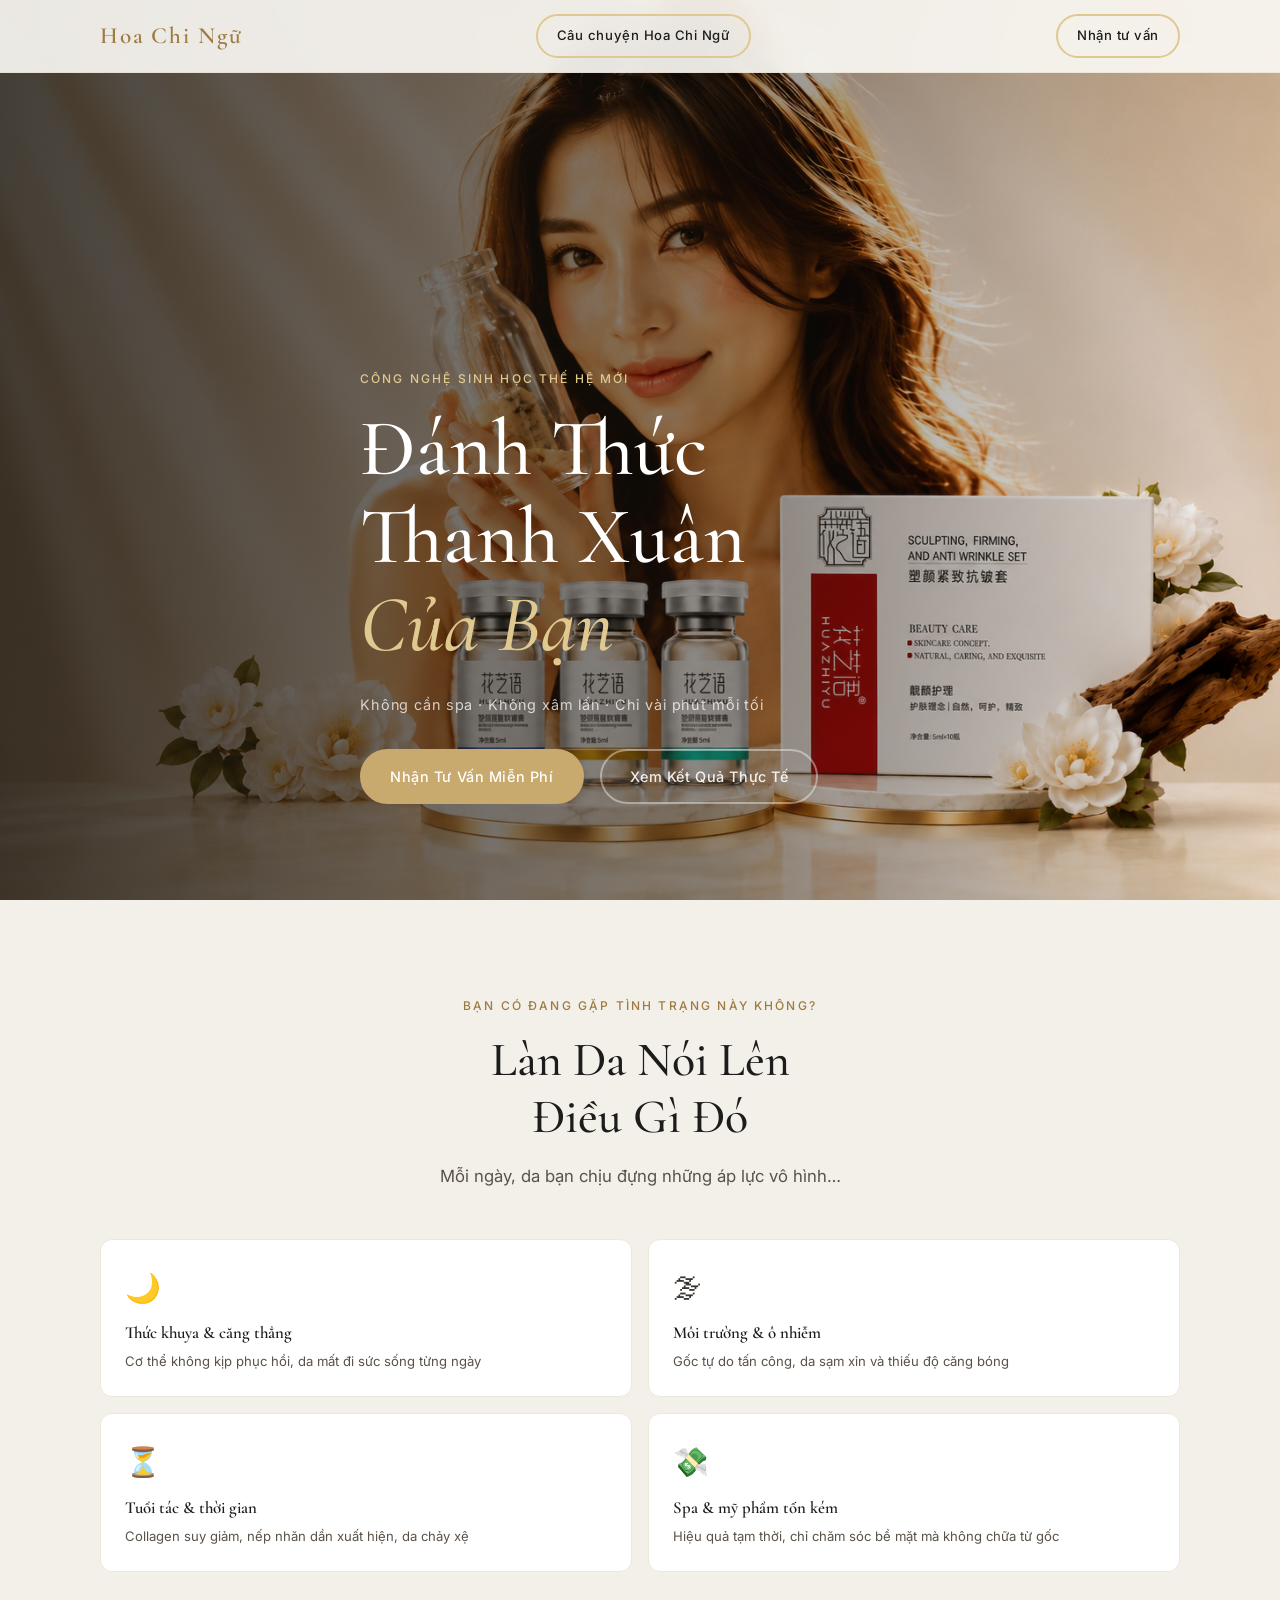
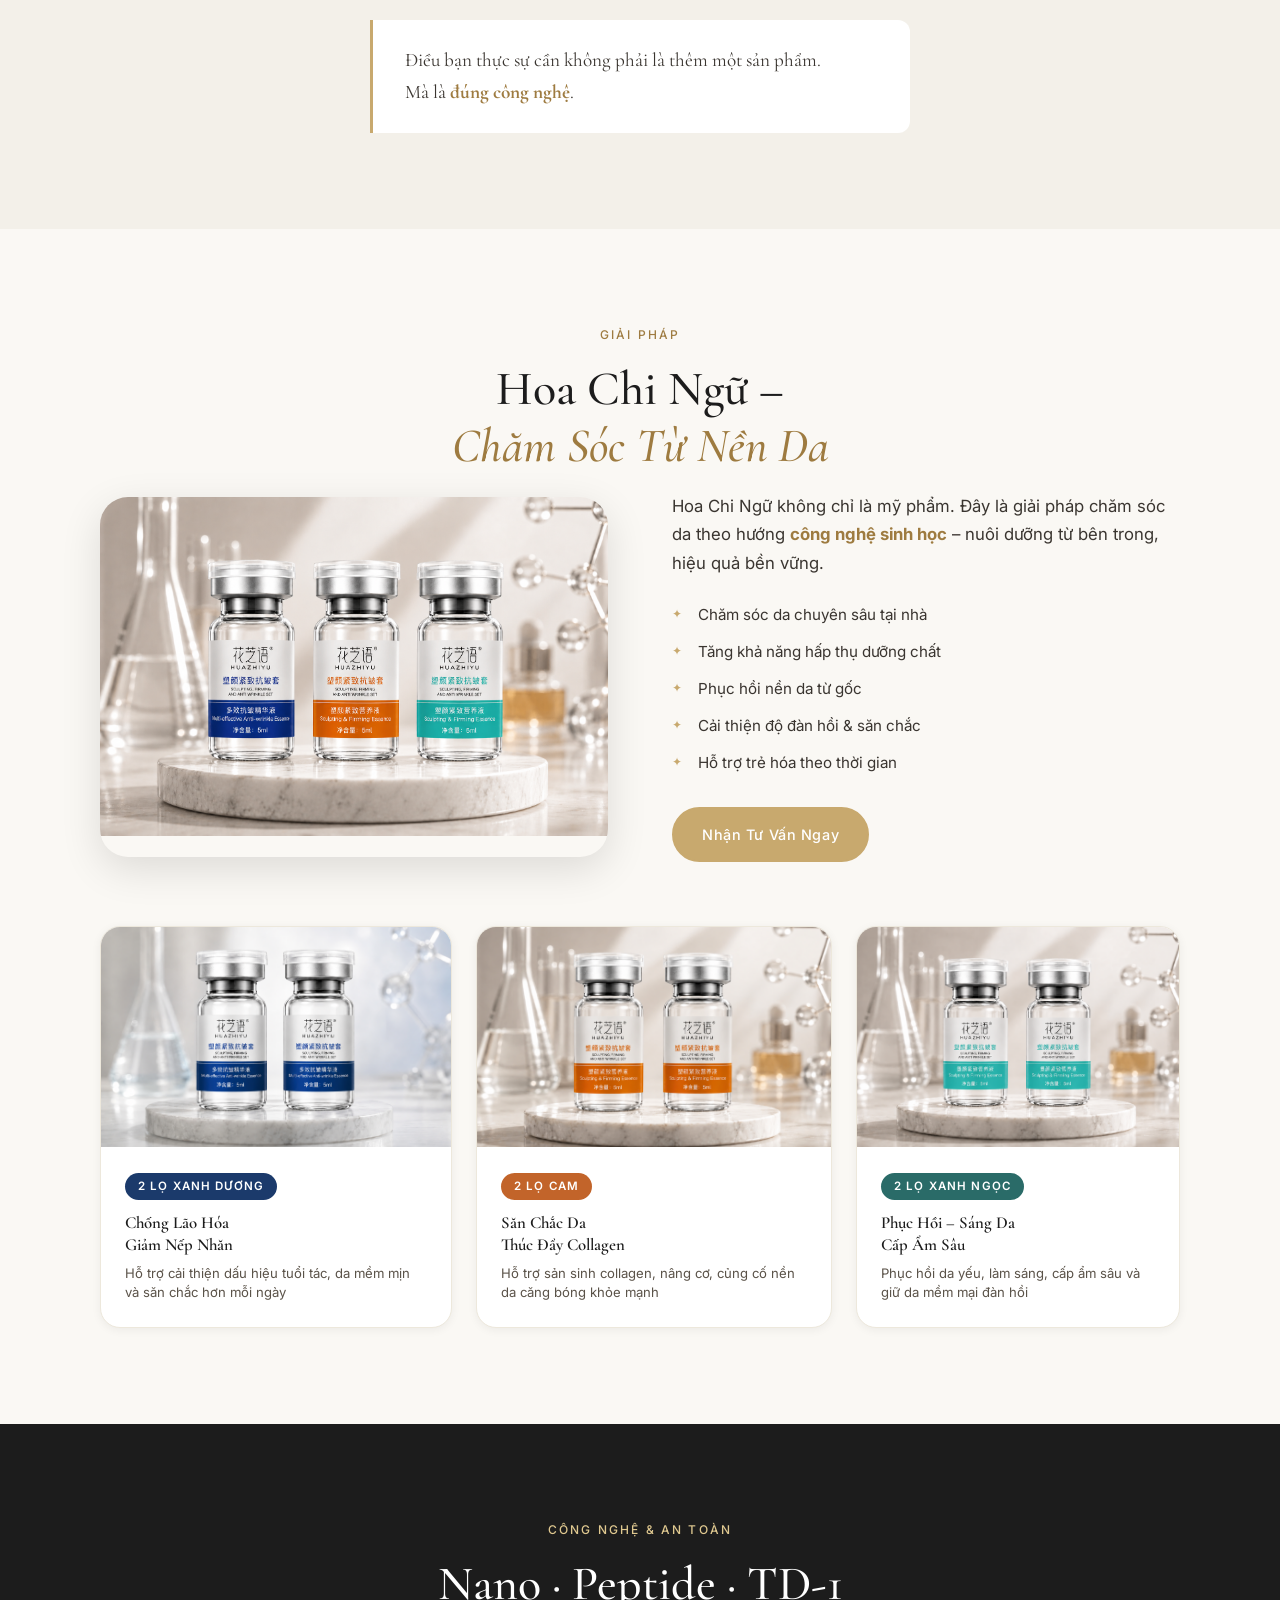
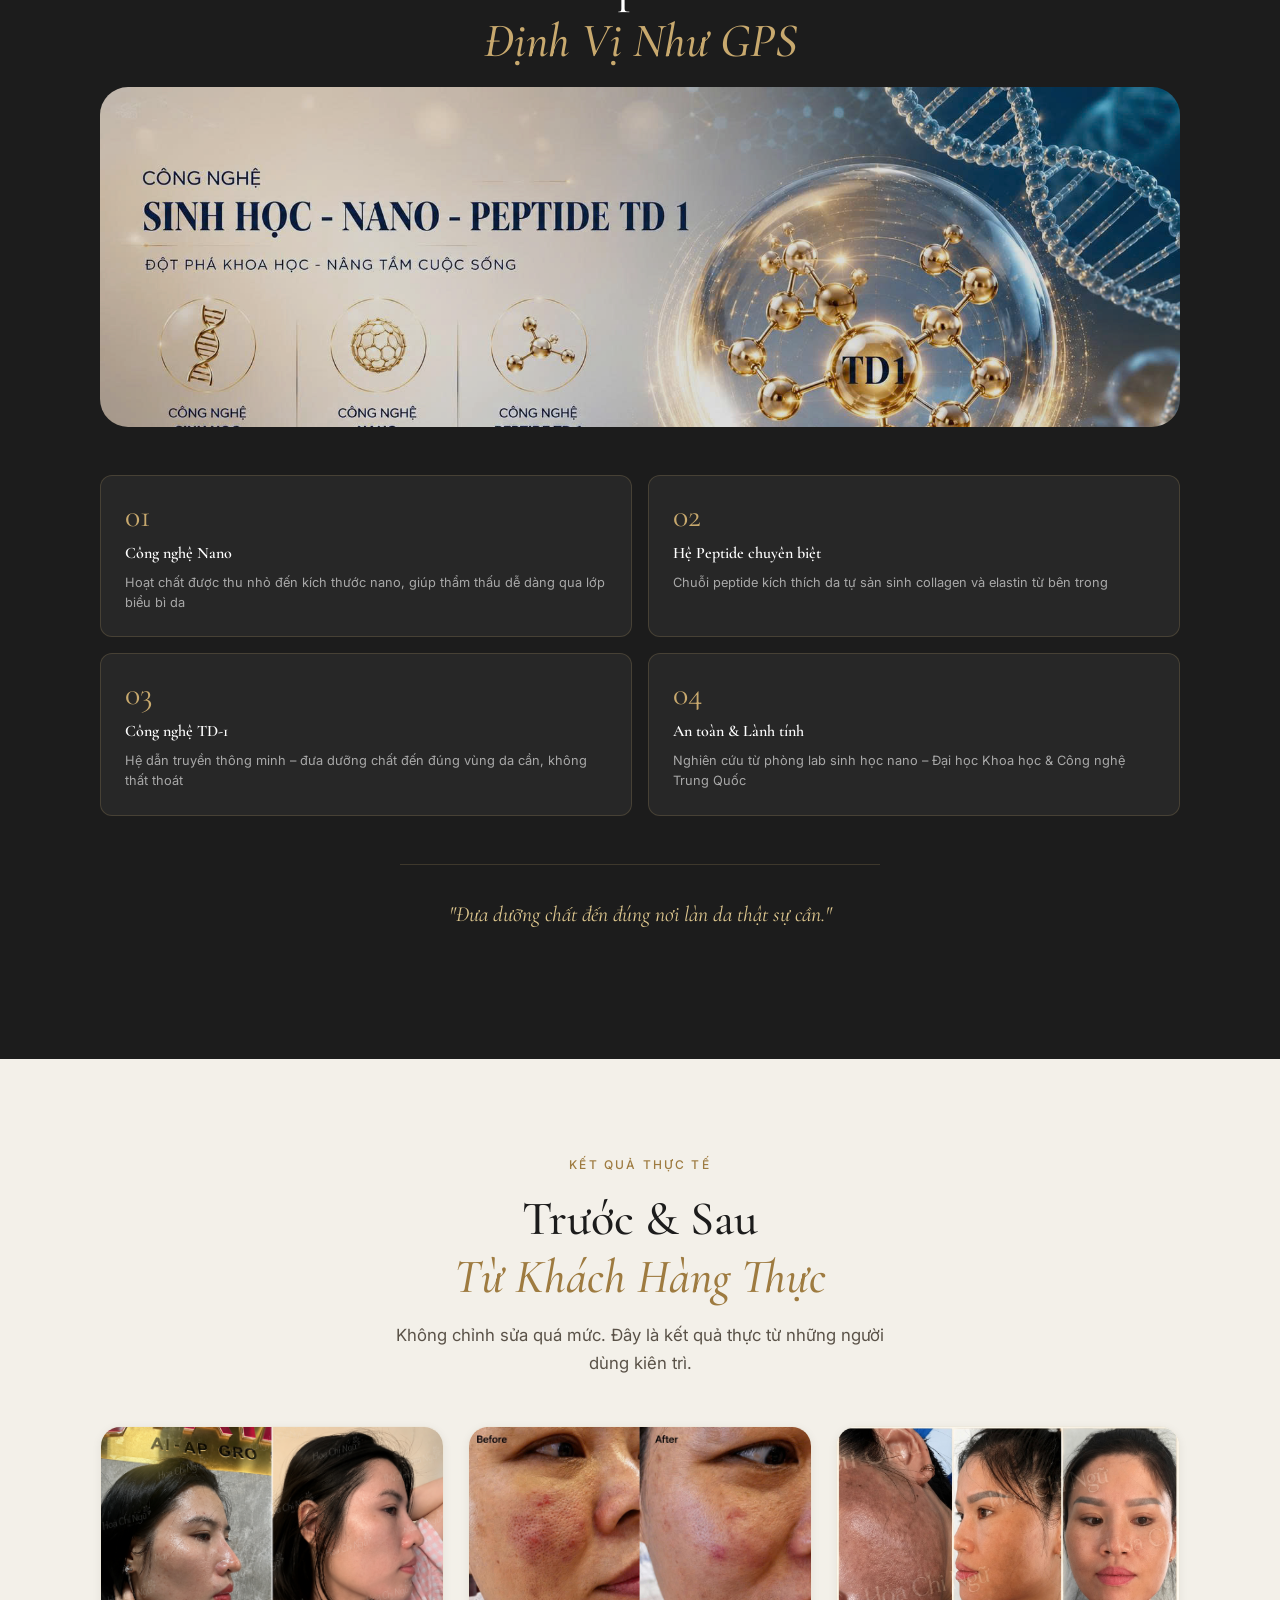
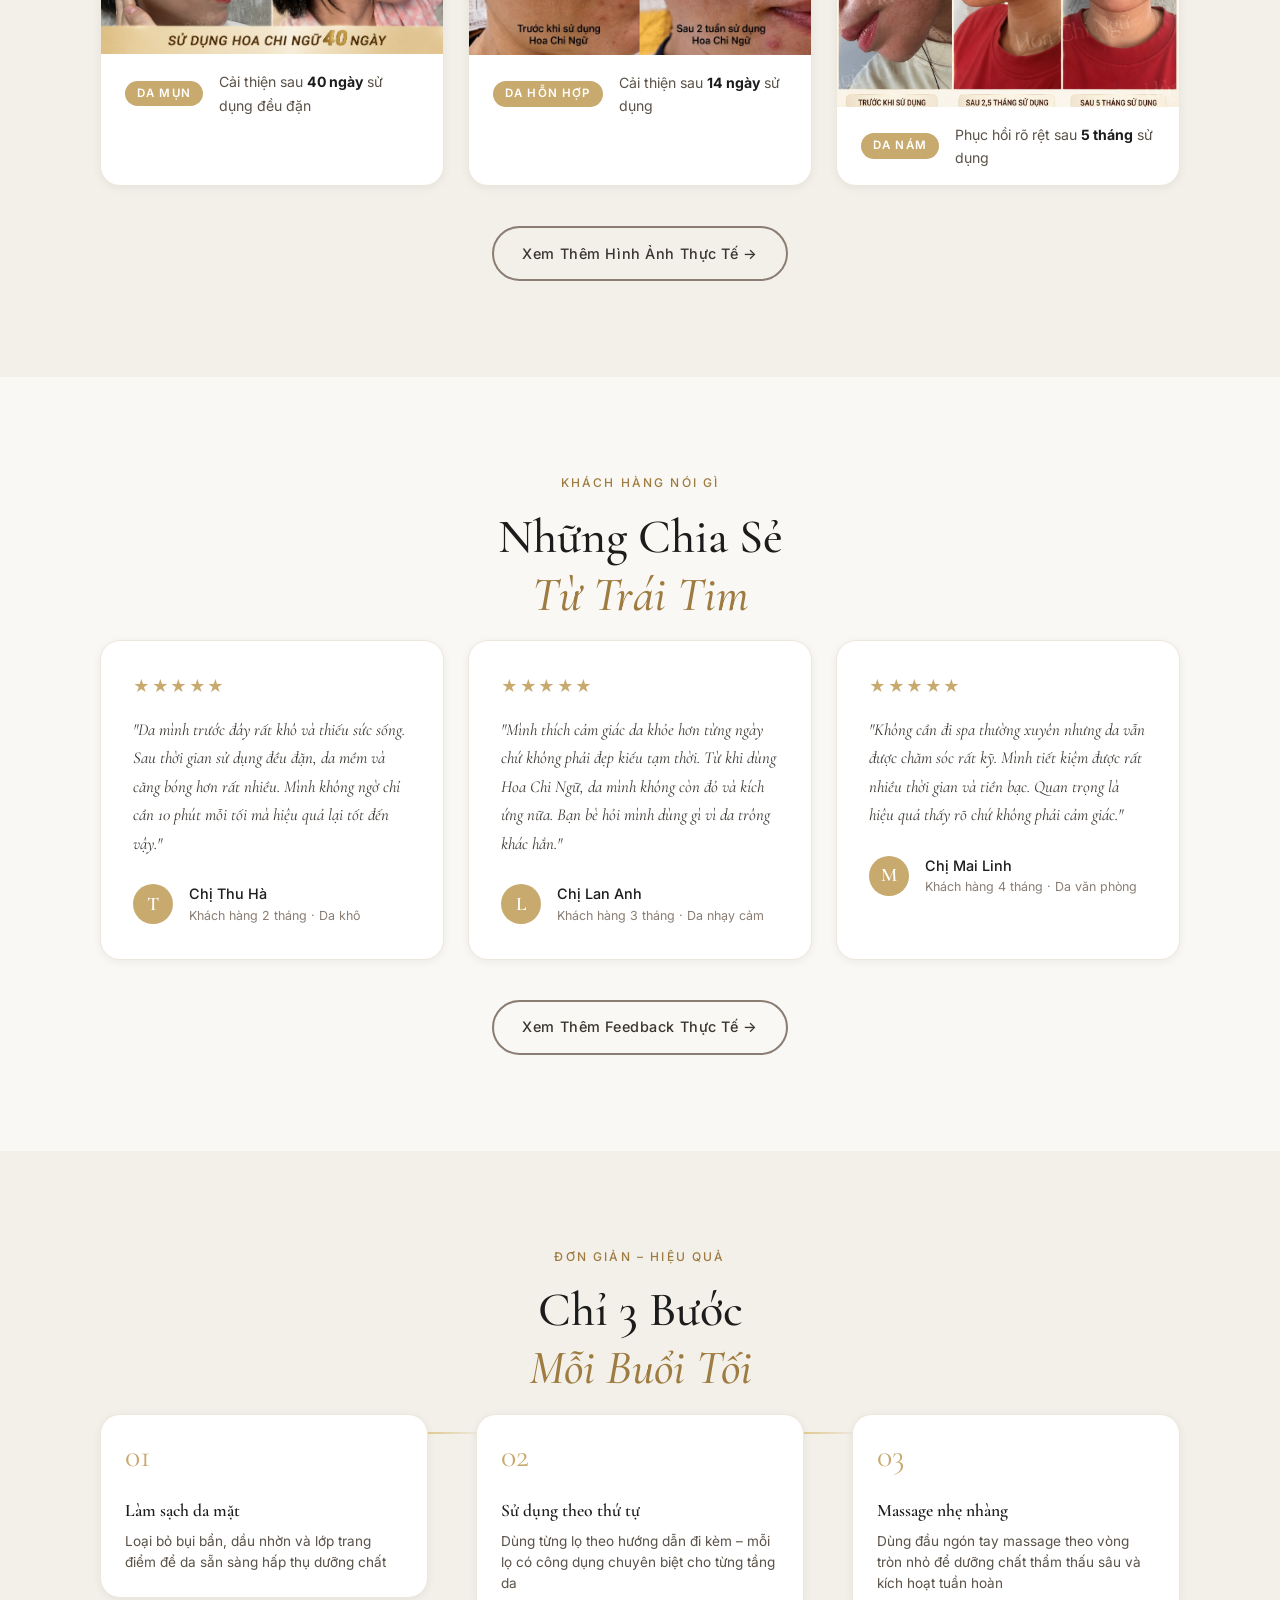
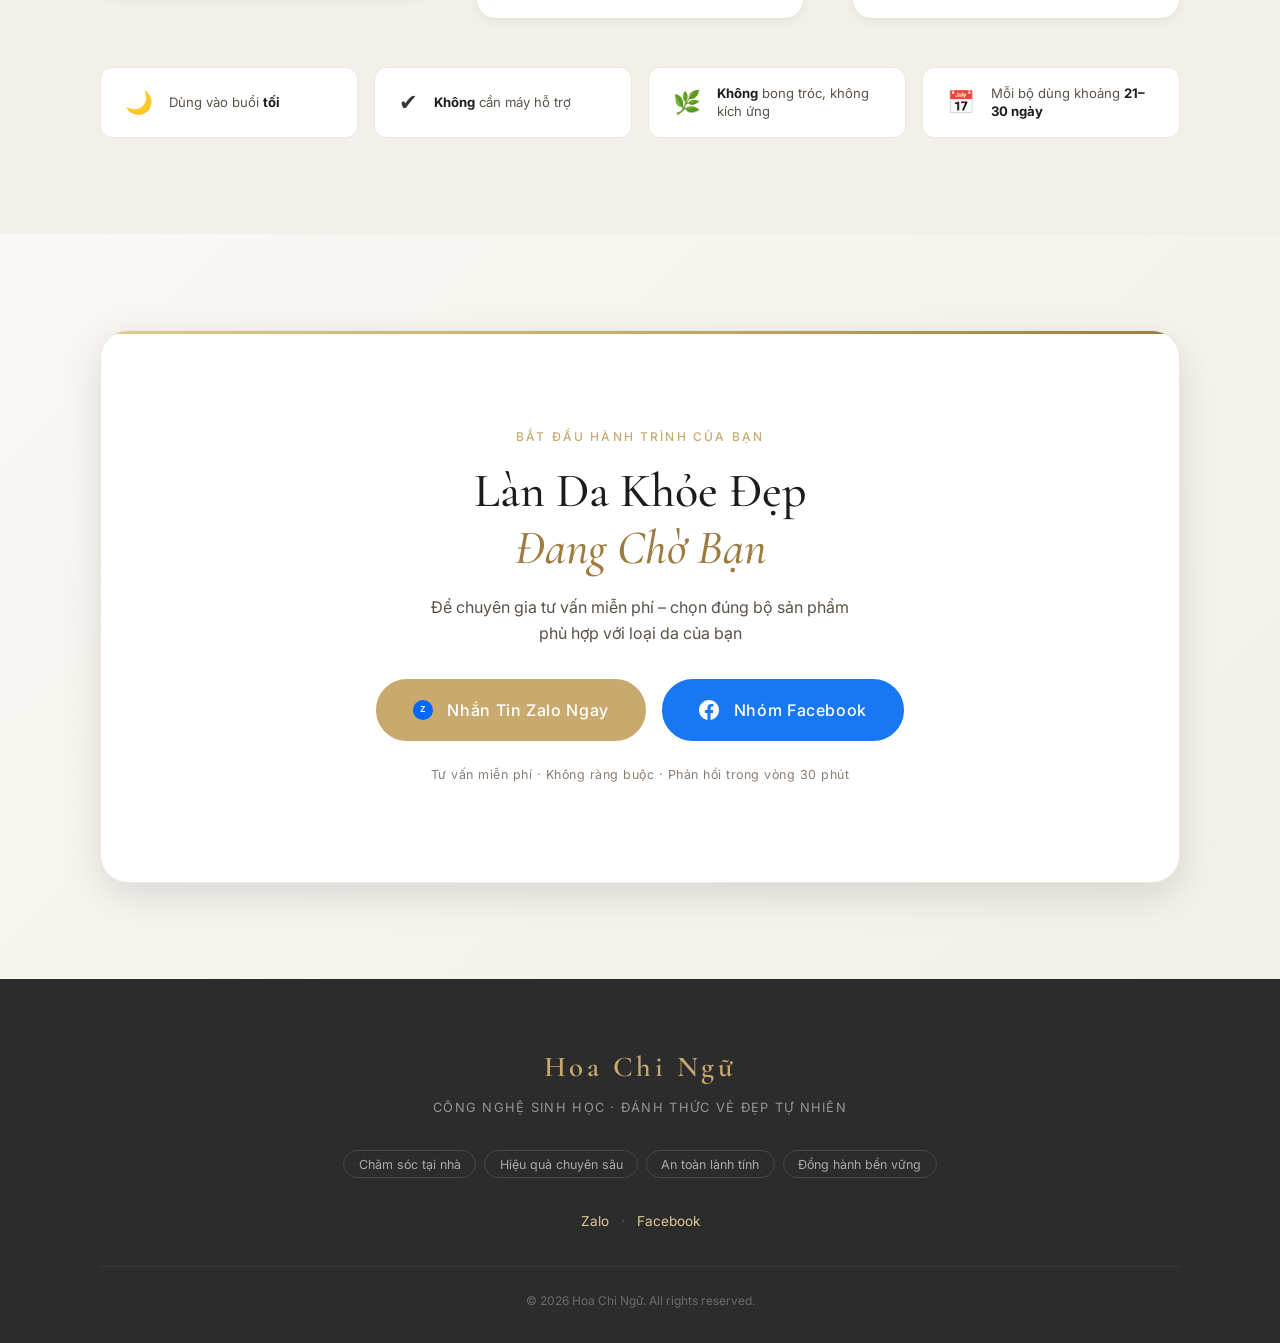
<file: index.html>
<!DOCTYPE html>
<html lang="vi">

<head>
  <meta charset="UTF-8" />
  <meta name="viewport" content="width=device-width, initial-scale=1.0" />
  <title>Hoa Chi Ngữ – Đánh Thức Thanh Xuân Bằng Công Nghệ Sinh Học</title>
  <meta name="description"
    content="Hoa Chi Ngữ – Bộ chăm sóc da ứng dụng công nghệ Nano-Peptide-TD1, phục hồi nền da từ bên trong, không xâm lấn, không cần spa." />
  <link rel="preconnect" href="https://fonts.googleapis.com" />
  <link rel="preconnect" href="https://fonts.gstatic.com" crossorigin />
  <link
    href="https://fonts.googleapis.com/css2?family=Cormorant+Garamond:ital,wght@0,400;0,500;0,600;1,400;1,500&family=Inter:wght@300;400;500&display=swap"
    rel="stylesheet" />
  <link rel="stylesheet" href="css/style.css" />
</head>

<body>
  <!-- ============================================================ -->
  <!-- NAV                                                          -->
  <!-- ============================================================ -->
  <header class="nav" id="nav">
    <div class="nav__inner container">
      <span class="nav__logo">Hoa Chi Ngữ</span>
      <a href="cauchuyenhcn.html" class="btn btn--ghost btn--sm" style="margin-right: 12px;">Câu chuyện Hoa Chi Ngữ</a>
      <a href="#cta" class="btn btn--ghost btn--sm">Nhận tư vấn</a>
    </div>
  </header>

  <!-- ============================================================ -->
  <!-- 1. HERO                                                      -->
  <!-- ============================================================ -->
  <section class="hero" id="hero">
    <div class="hero__media">
      <img src="./images/hero_woman.png" alt="Hoa Chi Ngữ – Làn da rạng rỡ" class="hero__img" />
      <div class="hero__overlay"></div>
    </div>
    <div class="container hero__content">
      <p class="eyebrow">Công nghệ sinh học thế hệ mới</p>
      <h1 class="hero__title">Đánh Thức<br />Thanh Xuân<br /><em>Của Bạn</em></h1>
      <p class="hero__sub">Không cần spa · Không xâm lấn · Chỉ vài phút mỗi tối</p>
      <div class="hero__ctas">
        <a href="https://zalo.me/g/cagnbqzquartk3bbysz1" target="_blank" class="btn btn--primary">Nhận Tư Vấn Miễn
          Phí</a>
        <a href="#before-after" class="btn btn--outline">Xem Kết Quả Thực Tế</a>
      </div>
    </div>
  </section>

  <!-- ============================================================ -->
  <!-- 2. VẤN ĐỀ LÀN DA                                           -->
  <!-- ============================================================ -->
  <section class="section section--cream" id="problem">
    <div class="container">
      <p class="eyebrow text-center">Bạn có đang gặp tình trạng này không?</p>
      <h2 class="section__title text-center">Làn Da Nói Lên<br />Điều Gì Đó</h2>
      <p class="section__lead text-center">Mỗi ngày, da bạn chịu đựng những áp lực vô hình…</p>

      <div class="problem-grid">
        <div class="problem-card">
          <div class="problem-card__icon">🌙</div>
          <p class="problem-card__label">Thức khuya &amp; căng thẳng</p>
          <p class="problem-card__desc">Cơ thể không kịp phục hồi, da mất đi sức sống từng ngày</p>
        </div>
        <div class="problem-card">
          <div class="problem-card__icon">🌫</div>
          <p class="problem-card__label">Môi trường &amp; ô nhiễm</p>
          <p class="problem-card__desc">Gốc tự do tấn công, da sạm xỉn và thiếu độ căng bóng</p>
        </div>
        <div class="problem-card">
          <div class="problem-card__icon">⏳</div>
          <p class="problem-card__label">Tuổi tác &amp; thời gian</p>
          <p class="problem-card__desc">Collagen suy giảm, nếp nhăn dần xuất hiện, da chảy xệ</p>
        </div>
        <div class="problem-card">
          <div class="problem-card__icon">💸</div>
          <p class="problem-card__label">Spa &amp; mỹ phẩm tốn kém</p>
          <p class="problem-card__desc">Hiệu quả tạm thời, chỉ chăm sóc bề mặt mà không chữa từ gốc</p>
        </div>
      </div>

      <p class="callout text-center">Điều bạn thực sự cần không phải là thêm một sản phẩm.<br />Mà là <strong>đúng
          công
          nghệ</strong>.</p>
    </div>
  </section>

  <!-- ============================================================ -->
  <!-- 3. GIẢI PHÁP HOA CHI NGỮ                                    -->
  <!-- ============================================================ -->
  <section class="section" id="solution">
    <div class="container">
      <p class="eyebrow text-center">Giải pháp</p>
      <h2 class="section__title text-center">Hoa Chi Ngữ –<br /><em>Chăm Sóc Từ Nền Da</em></h2>

      <div class="solution-split">
        <div class="solution-split__visual">
          <img src="./images/blue_bottles.png" alt="Bộ sản phẩm Hoa Chi Ngữ" />
        </div>
        <div class="solution-split__text">
          <p class="solution-split__intro">Hoa Chi Ngữ không chỉ là mỹ phẩm. Đây là giải pháp chăm sóc da theo
            hướng
            <strong>công nghệ sinh học</strong> – nuôi dưỡng từ bên trong, hiệu quả bền vững.
          </p>
          <ul class="check-list">
            <li>Chăm sóc da chuyên sâu tại nhà</li>
            <li>Tăng khả năng hấp thụ dưỡng chất</li>
            <li>Phục hồi nền da từ gốc</li>
            <li>Cải thiện độ đàn hồi &amp; săn chắc</li>
            <li>Hỗ trợ trẻ hóa theo thời gian</li>
          </ul>
          <a href="https://zalo.me/g/cagnbqzquartk3bbysz1" target="_blank" class="btn btn--primary">Nhận Tư Vấn
            Ngay</a>
        </div>
      </div>

      <!-- Bộ 3 sản phẩm -->
      <div class="product-trio">
        <div class="product-card product-card--blue">
          <div class="product-card__img">
            <img src="./images/blue.png" alt="2 Lọ Xanh Dương" />
          </div>
          <div class="product-card__body">
            <span class="product-badge product-badge--blue">2 Lọ Xanh Dương</span>
            <h3>Chống Lão Hóa<br />Giảm Nếp Nhăn</h3>
            <p>Hỗ trợ cải thiện dấu hiệu tuổi tác, da mềm mịn và săn chắc hơn mỗi ngày</p>
          </div>
        </div>
        <div class="product-card product-card--orange">
          <div class="product-card__img">
            <img src="./images/orange_bottles.png" alt="2 Lọ Cam" />
          </div>
          <div class="product-card__body">
            <span class="product-badge product-badge--orange">2 Lọ Cam</span>
            <h3>Săn Chắc Da<br />Thúc Đẩy Collagen</h3>
            <p>Hỗ trợ sản sinh collagen, nâng cơ, củng cố nền da căng bóng khỏe mạnh</p>
          </div>
        </div>
        <div class="product-card product-card--teal">
          <div class="product-card__img">
            <img src="./images/teal_bottles.png" alt="2 Lọ Xanh Ngọc" />
          </div>
          <div class="product-card__body">
            <span class="product-badge product-badge--teal">2 Lọ Xanh Ngọc</span>
            <h3>Phục Hồi – Sáng Da<br />Cấp Ẩm Sâu</h3>
            <p>Phục hồi da yếu, làm sáng, cấp ẩm sâu và giữ da mềm mại đàn hồi</p>
          </div>
        </div>
      </div>
    </div>
  </section>

  <!-- ============================================================ -->
  <!-- 4. CÔNG NGHỆ & AN TOÀN                                      -->
  <!-- ============================================================ -->
  <section class="section section--dark" id="technology">
    <div class="container">
      <p class="eyebrow text-center" style="color: var(--gold-light)">Công nghệ &amp; An toàn</p>
      <h2 class="section__title text-center" style="color: #fff">Nano · Peptide · TD-1<br /><em
          style="color: var(--gold)">Định Vị Như GPS</em></h2>

      <div class="tech-visual">
        <img src="./images/science_bg.png" alt="Công nghệ sinh học Hoa Chi Ngữ" class="tech-visual__img" />
      </div>

      <div class="tech-grid">
        <div class="tech-card">
          <div class="tech-card__num">01</div>
          <h4>Công nghệ Nano</h4>
          <p>Hoạt chất được thu nhỏ đến kích thước nano, giúp thẩm thấu dễ dàng qua lớp biểu bì da</p>
        </div>
        <div class="tech-card">
          <div class="tech-card__num">02</div>
          <h4>Hệ Peptide chuyên biệt</h4>
          <p>Chuỗi peptide kích thích da tự sản sinh collagen và elastin từ bên trong</p>
        </div>
        <div class="tech-card">
          <div class="tech-card__num">03</div>
          <h4>Công nghệ TD-1</h4>
          <p>Hệ dẫn truyền thông minh – đưa dưỡng chất đến đúng vùng da cần, không thất thoát</p>
        </div>
        <div class="tech-card">
          <div class="tech-card__num">04</div>
          <h4>An toàn &amp; Lành tính</h4>
          <p>Nghiên cứu từ phòng lab sinh học nano – Đại học Khoa học &amp; Công nghệ Trung Quốc</p>
        </div>
      </div>

      <p class="science-quote">"Đưa dưỡng chất đến đúng nơi làn da thật sự cần."</p>
    </div>
  </section>

  <!-- ============================================================ -->
  <!-- 5. BEFORE & AFTER                                           -->
  <!-- ============================================================ -->
  <section class="section section--cream" id="before-after">
    <div class="container">
      <p class="eyebrow text-center">Kết quả thực tế</p>
      <h2 class="section__title text-center">Trước &amp; Sau<br /><em>Từ Khách Hàng Thực</em></h2>
      <p class="section__lead text-center">Không chỉnh sửa quá mức. Đây là kết quả thực từ những người dùng kiên trì.
      </p>

      <div class="ba-grid">
        <div class="ba-card">
          <div class="ba-card__img-wrap">
            <img src="./images/before_after.png" alt="Da nám cải thiện sau 5 tháng" />
          </div>
          <div class="ba-card__label">
            <span class="ba-tag">Da mụn</span>
            <p>Cải thiện sau <strong>40 ngày</strong> sử dụng đều đặn</p>
          </div>
        </div>
        <div class="ba-card">
          <div class="ba-card__img-wrap">
            <img src="./images/result_1.png" alt="Da mụn cải thiện sau 21 ngày" />
          </div>
          <div class="ba-card__label">
            <span class="ba-tag">Da hỗn hợp</span>
            <p>Cải thiện sau <strong>14 ngày</strong> sử dụng</p>
          </div>
        </div>
        <div class="ba-card">
          <div class="ba-card__img-wrap">
            <img src="./images/result_2.png" alt="Da yếu phục hồi rõ rệt" />
          </div>
          <div class="ba-card__label">
            <span class="ba-tag">Da Nám</span>
            <p>Phục hồi rõ rệt sau <strong>5 tháng</strong> sử dụng</p>
          </div>
        </div>
      </div>

      <div class="text-center" style="margin-top: 2.5rem">
        <a href="https://drive.google.com/drive/folders/1c30SlKOqtVjtkm7UZrAgIsjkpCgA3KP_?usp=sharing" target="_blank"
          class="btn btn--outline">Xem Thêm Hình
          Ảnh Thực Tế →</a>
      </div>
    </div>
  </section>

  <!-- ============================================================ -->
  <!-- 6. FEEDBACK KHÁCH HÀNG                                      -->
  <!-- ============================================================ -->
  <section class="section" id="testimonials">
    <div class="container">
      <p class="eyebrow text-center">Khách hàng nói gì</p>
      <h2 class="section__title text-center">Những Chia Sẻ<br /><em>Từ Trái Tim</em></h2>

      <div class="testi-list">
        <div class="testi-card">
          <div class="testi-card__stars">★★★★★</div>
          <p class="testi-card__quote">"Da mình trước đây rất khô và thiếu sức sống. Sau thời gian sử dụng đều
            đặn, da
            mềm và căng bóng hơn rất nhiều. Mình không ngờ chỉ cần 10 phút mỗi tối mà hiệu quả lại tốt đến vậy."
          </p>
          <div class="testi-card__author">
            <div class="testi-card__avatar">T</div>
            <div>
              <p class="testi-card__name">Chị Thu Hà</p>
              <p class="testi-card__meta">Khách hàng 2 tháng · Da khô</p>
            </div>
          </div>
        </div>

        <div class="testi-card">
          <div class="testi-card__stars">★★★★★</div>
          <p class="testi-card__quote">"Mình thích cảm giác da khỏe hơn từng ngày chứ không phải đẹp kiểu tạm
            thời. Từ
            khi dùng Hoa Chi Ngữ, da mình không còn đỏ và kích ứng nữa. Bạn bè hỏi mình dùng gì vì da trông khác
            hẳn."
          </p>
          <div class="testi-card__author">
            <div class="testi-card__avatar">L</div>
            <div>
              <p class="testi-card__name">Chị Lan Anh</p>
              <p class="testi-card__meta">Khách hàng 3 tháng · Da nhạy cảm</p>
            </div>
          </div>
        </div>

        <div class="testi-card">
          <div class="testi-card__stars">★★★★★</div>
          <p class="testi-card__quote">"Không cần đi spa thường xuyên nhưng da vẫn được chăm sóc rất kỹ. Mình tiết
            kiệm
            được rất nhiều thời gian và tiền bạc. Quan trọng là hiệu quả thấy rõ chứ không phải cảm giác."</p>
          <div class="testi-card__author">
            <div class="testi-card__avatar">M</div>
            <div>
              <p class="testi-card__name">Chị Mai Linh</p>
              <p class="testi-card__meta">Khách hàng 4 tháng · Da văn phòng</p>
            </div>
          </div>
        </div>
      </div>

      <div class="text-center" style="margin-top: 2.5rem">
        <a href="https://www.facebook.com/share/g/1ENxAr1wj1/" target="_blank" class="btn btn--outline">Xem Thêm
          Feedback Thực Tế →</a>
      </div>
    </div>
  </section>

  <!-- ============================================================ -->
  <!-- 7. QUY TRÌNH SỬ DỤNG                                        -->
  <!-- ============================================================ -->
  <section class="section section--cream" id="howto">
    <div class="container">
      <p class="eyebrow text-center">Đơn giản – Hiệu quả</p>
      <h2 class="section__title text-center">Chỉ 3 Bước<br /><em>Mỗi Buổi Tối</em></h2>

      <div class="steps">
        <div class="step">
          <div class="step__num">01</div>
          <div class="step__body">
            <h4>Làm sạch da mặt</h4>
            <p>Loại bỏ bụi bẩn, dầu nhờn và lớp trang điểm để da sẵn sàng hấp thụ dưỡng chất</p>
          </div>
        </div>
        <div class="step__connector"></div>
        <div class="step">
          <div class="step__num">02</div>
          <div class="step__body">
            <h4>Sử dụng theo thứ tự</h4>
            <p>Dùng từng lọ theo hướng dẫn đi kèm – mỗi lọ có công dụng chuyên biệt cho từng tầng da</p>
          </div>
        </div>
        <div class="step__connector"></div>
        <div class="step">
          <div class="step__num">03</div>
          <div class="step__body">
            <h4>Massage nhẹ nhàng</h4>
            <p>Dùng đầu ngón tay massage theo vòng tròn nhỏ để dưỡng chất thẩm thấu sâu và kích hoạt tuần hoàn
            </p>
          </div>
        </div>
      </div>

      <div class="howto-notes">
        <div class="howto-note">
          <span class="howto-note__icon">🌙</span>
          <p>Dùng vào buổi <strong>tối</strong></p>
        </div>
        <div class="howto-note">
          <span class="howto-note__icon">✔</span>
          <p><strong>Không</strong> cần máy hỗ trợ</p>
        </div>
        <div class="howto-note">
          <span class="howto-note__icon">🌿</span>
          <p><strong>Không</strong> bong tróc, không kích ứng</p>
        </div>
        <div class="howto-note">
          <span class="howto-note__icon">📅</span>
          <p>Mỗi bộ dùng khoảng <strong>21–30 ngày</strong></p>
        </div>
      </div>
    </div>
  </section>

  <!-- ============================================================ -->
  <!-- 8. CALL TO ACTION                                           -->
  <!-- ============================================================ -->
  <section class="section cta-section" id="cta">
    <div class="container">
      <div class="cta-box">
        <p class="eyebrow text-center" style="color: var(--gold)">Bắt đầu hành trình của bạn</p>
        <h2 class="cta-box__title">Làn Da Khỏe Đẹp<br /><em>Đang Chờ Bạn</em></h2>
        <p class="cta-box__sub">Để chuyên gia tư vấn miễn phí – chọn đúng bộ sản phẩm phù hợp với loại da của bạn
        </p>

        <div class="cta-box__actions">
          <a href="https://zalo.me/g/cagnbqzquartk3bbysz1" target="_blank" class="btn btn--primary btn--lg"
            id="cta-zalo">
            <svg width="20" height="20" viewBox="0 0 48 48" fill="none" style="vertical-align:middle;margin-right:8px">
              <circle cx="24" cy="24" r="24" fill="#0068FF" /><text x="50%" y="57%" text-anchor="middle" fill="white"
                font-size="20" font-family="Arial" font-weight="bold" dy=".1em">Z</text>
            </svg>
            Nhắn Tin Zalo Ngay
          </a>
          <a href="https://www.facebook.com/share/g/1ENxAr1wj1/" target="_blank" class="btn btn--fb btn--lg"
            id="cta-fb">
            <svg width="20" height="20" viewBox="0 0 24 24" fill="white" style="vertical-align:middle;margin-right:8px">
              <path
                d="M24 12.073c0-6.627-5.373-12-12-12s-12 5.373-12 12c0 5.99 4.388 10.954 10.125 11.854v-8.385H7.078v-3.47h3.047V9.43c0-3.007 1.792-4.669 4.533-4.669 1.312 0 2.686.235 2.686.235v2.953H15.83c-1.491 0-1.956.925-1.956 1.874v2.25h3.328l-.532 3.47h-2.796v8.385C19.612 23.027 24 18.062 24 12.073z" />
            </svg>
            Nhóm Facebook
          </a>
        </div>

        <p class="cta-box__note">Tư vấn miễn phí · Không ràng buộc · Phản hồi trong vòng 30 phút</p>
      </div>
    </div>
  </section>

  <!-- ============================================================ -->
  <!-- 9. FOOTER                                                   -->
  <!-- ============================================================ -->
  <footer class="footer" id="footer">
    <div class="container">
      <div class="footer__brand">
        <p class="footer__logo">Hoa Chi Ngữ</p>
        <p class="footer__tagline">Công nghệ sinh học · Đánh thức vẻ đẹp tự nhiên</p>
      </div>

      <div class="footer__pillars">
        <div class="footer__pillar">
          <span>Chăm sóc tại nhà</span>
        </div>
        <div class="footer__pillar">
          <span>Hiệu quả chuyên sâu</span>
        </div>
        <div class="footer__pillar">
          <span>An toàn lành tính</span>
        </div>
        <div class="footer__pillar">
          <span>Đồng hành bền vững</span>
        </div>
      </div>

      <div class="footer__links">
        <a href="https://zalo.me/g/cagnbqzquartk3bbysz1" target="_blank">Zalo</a>
        <span class="footer__sep">·</span>
        <a href="https://www.facebook.com/groups/527017740689852/?ref=share&mibextid=NSMWBT"
          target="_blank">Facebook</a>
      </div>

      <p class="footer__copy">&copy; 2026 Hoa Chi Ngữ. All rights reserved.</p>
    </div>
  </footer>

  <script src="js/main.js"></script>
  <script>
    (function () { if (!window.chatbase || window.chatbase("getState") !== "initialized") { window.chatbase = (...arguments) => { if (!window.chatbase.q) { window.chatbase.q = [] } window.chatbase.q.push(arguments) }; window.chatbase = new Proxy(window.chatbase, { get(target, prop) { if (prop === "q") { return target.q } return (...args) => target(prop, ...args) } }) } const onLoad = function () { const script = document.createElement("script"); script.src = "https://www.chatbase.co/embed.min.js"; script.id = "rkD7Dw-i4tc0-IZks4W6F"; script.domain = "www.chatbase.co"; document.body.appendChild(script) }; if (document.readyState === "complete") { onLoad() } else { window.addEventListener("load", onLoad) } })();
  </script>
</body>

</html>
</file>
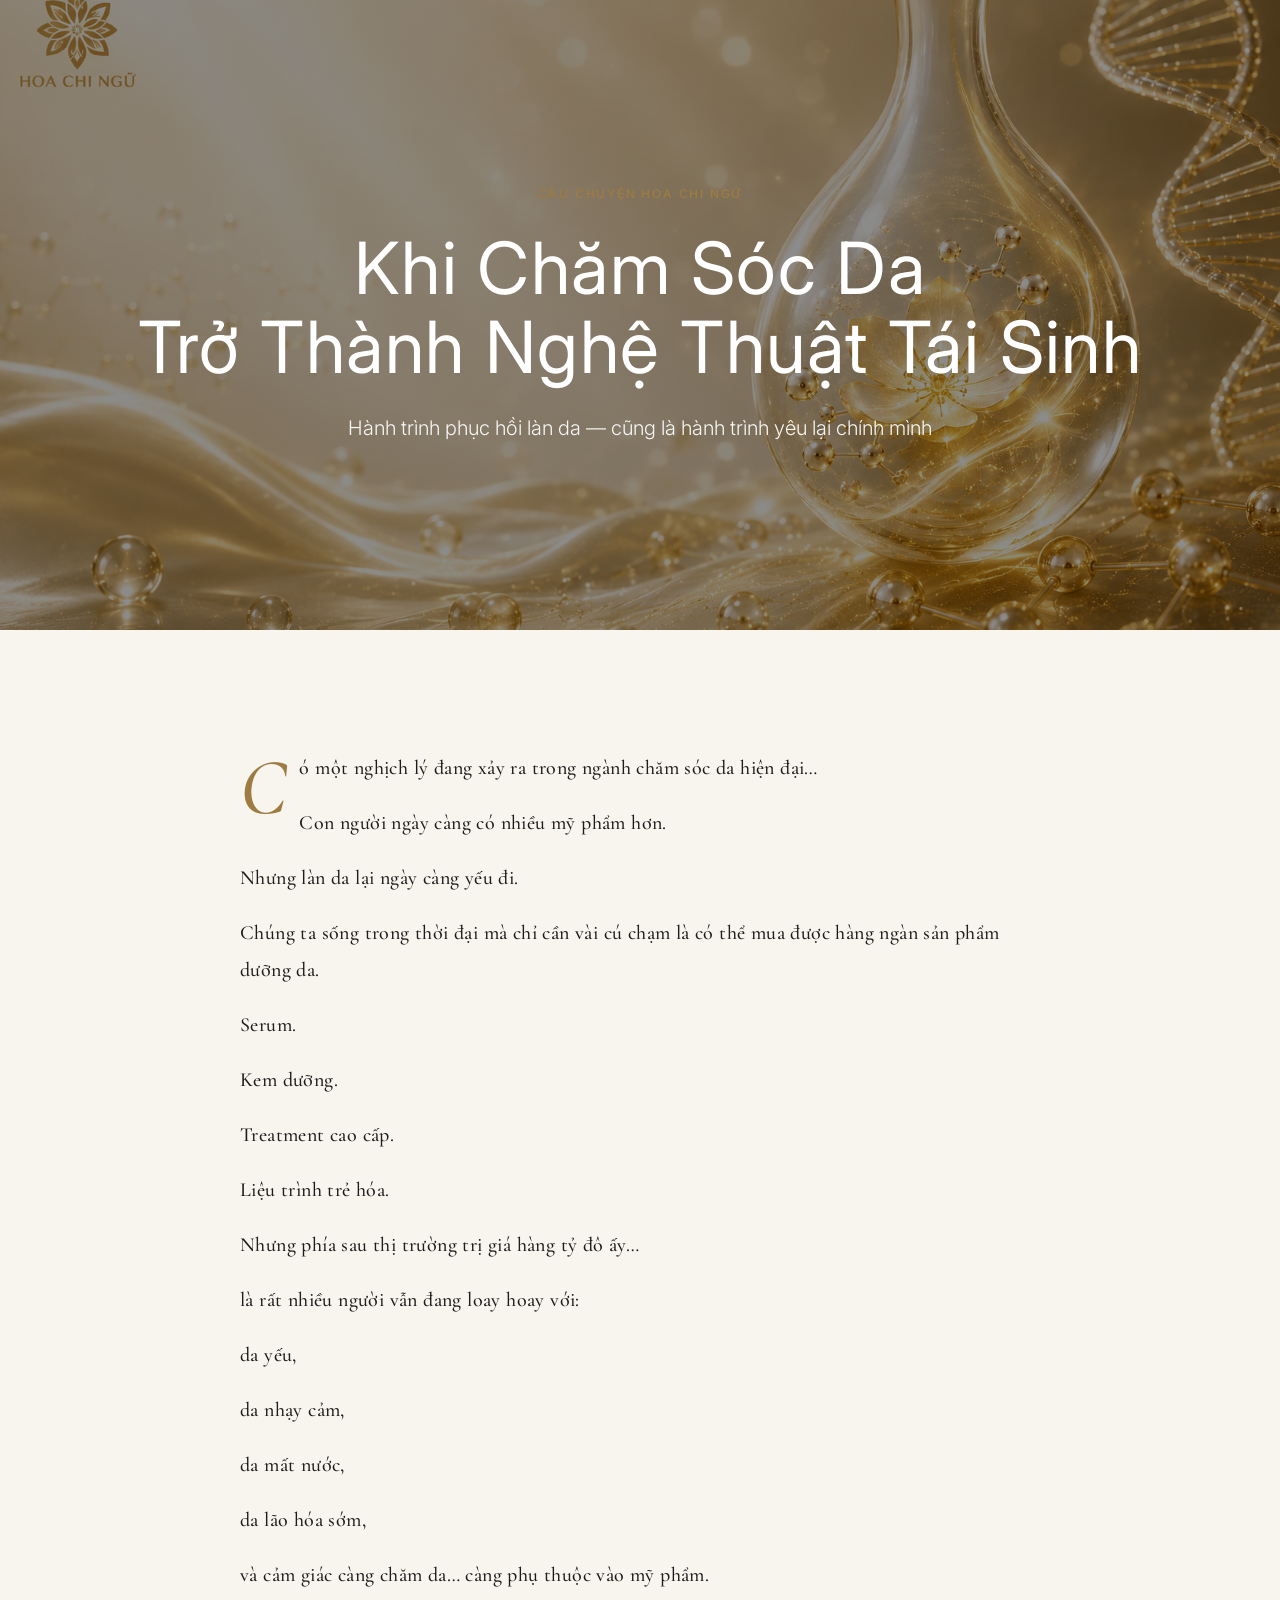
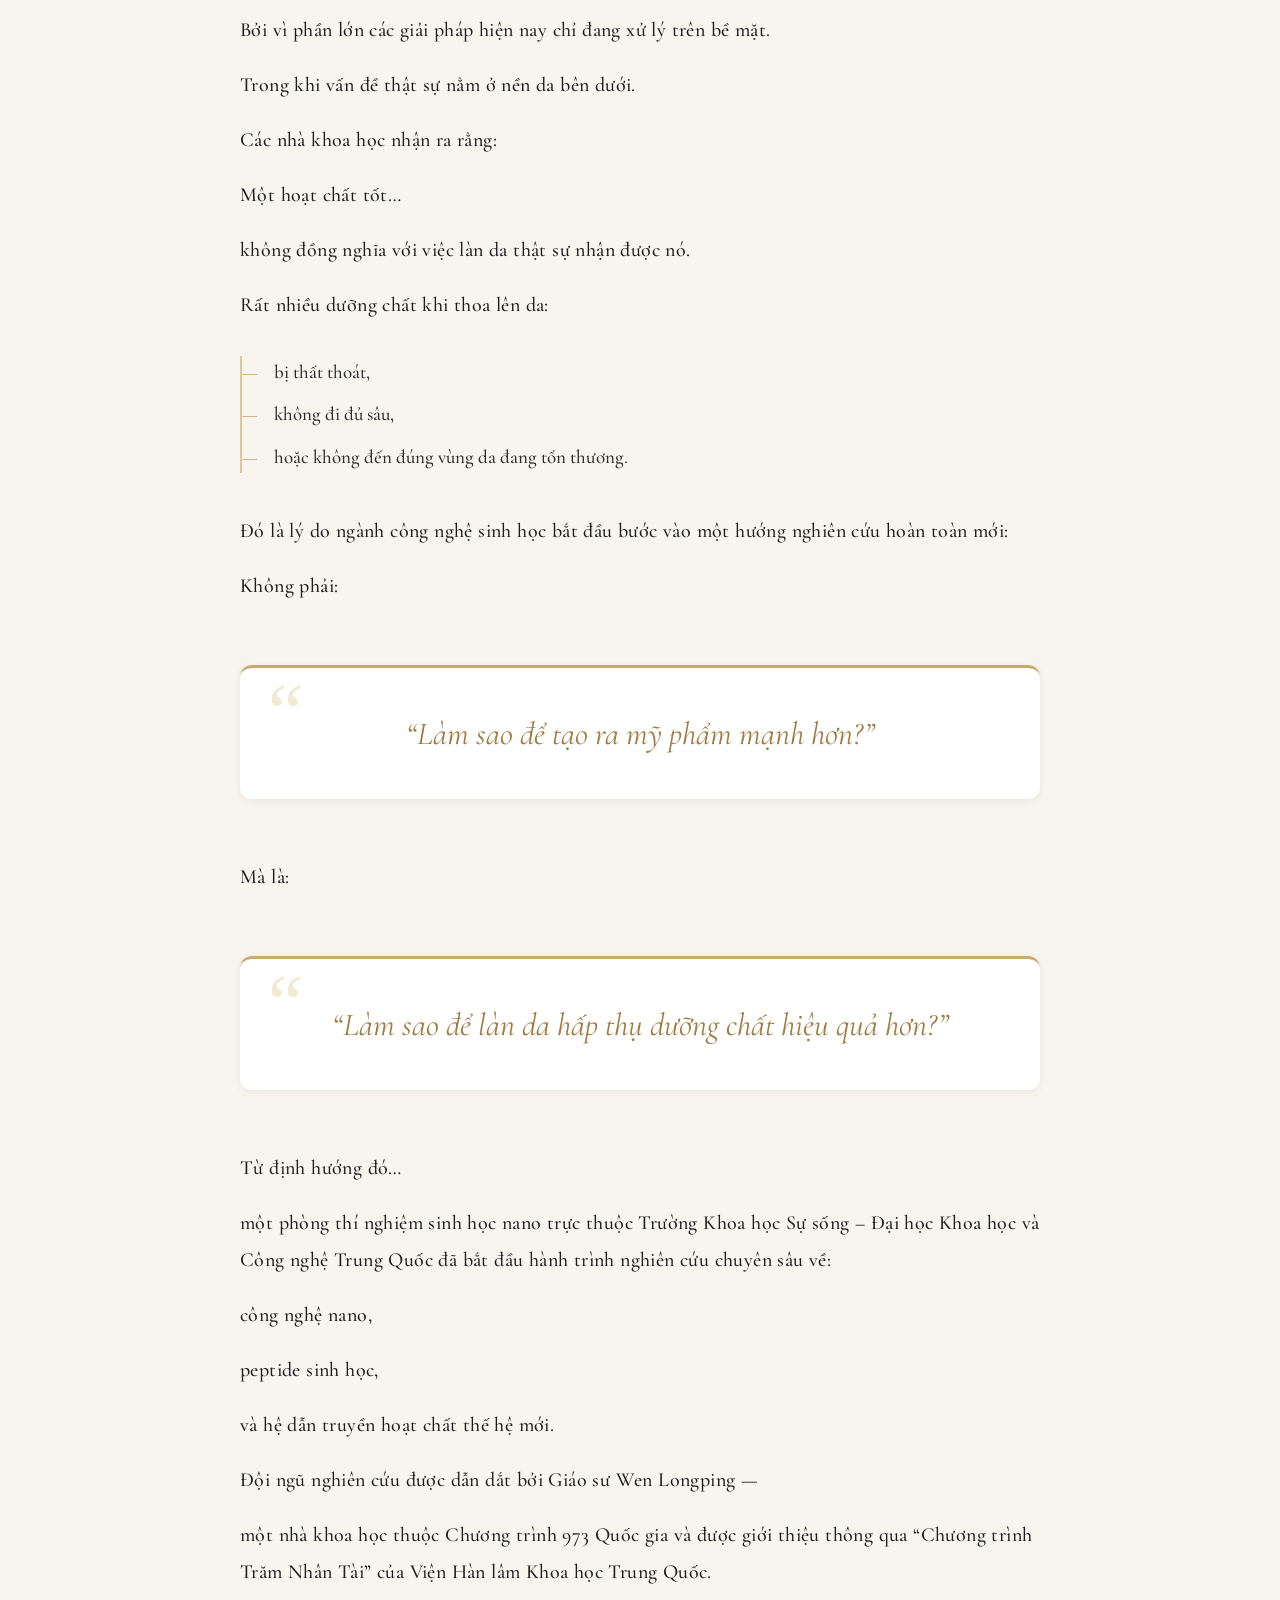
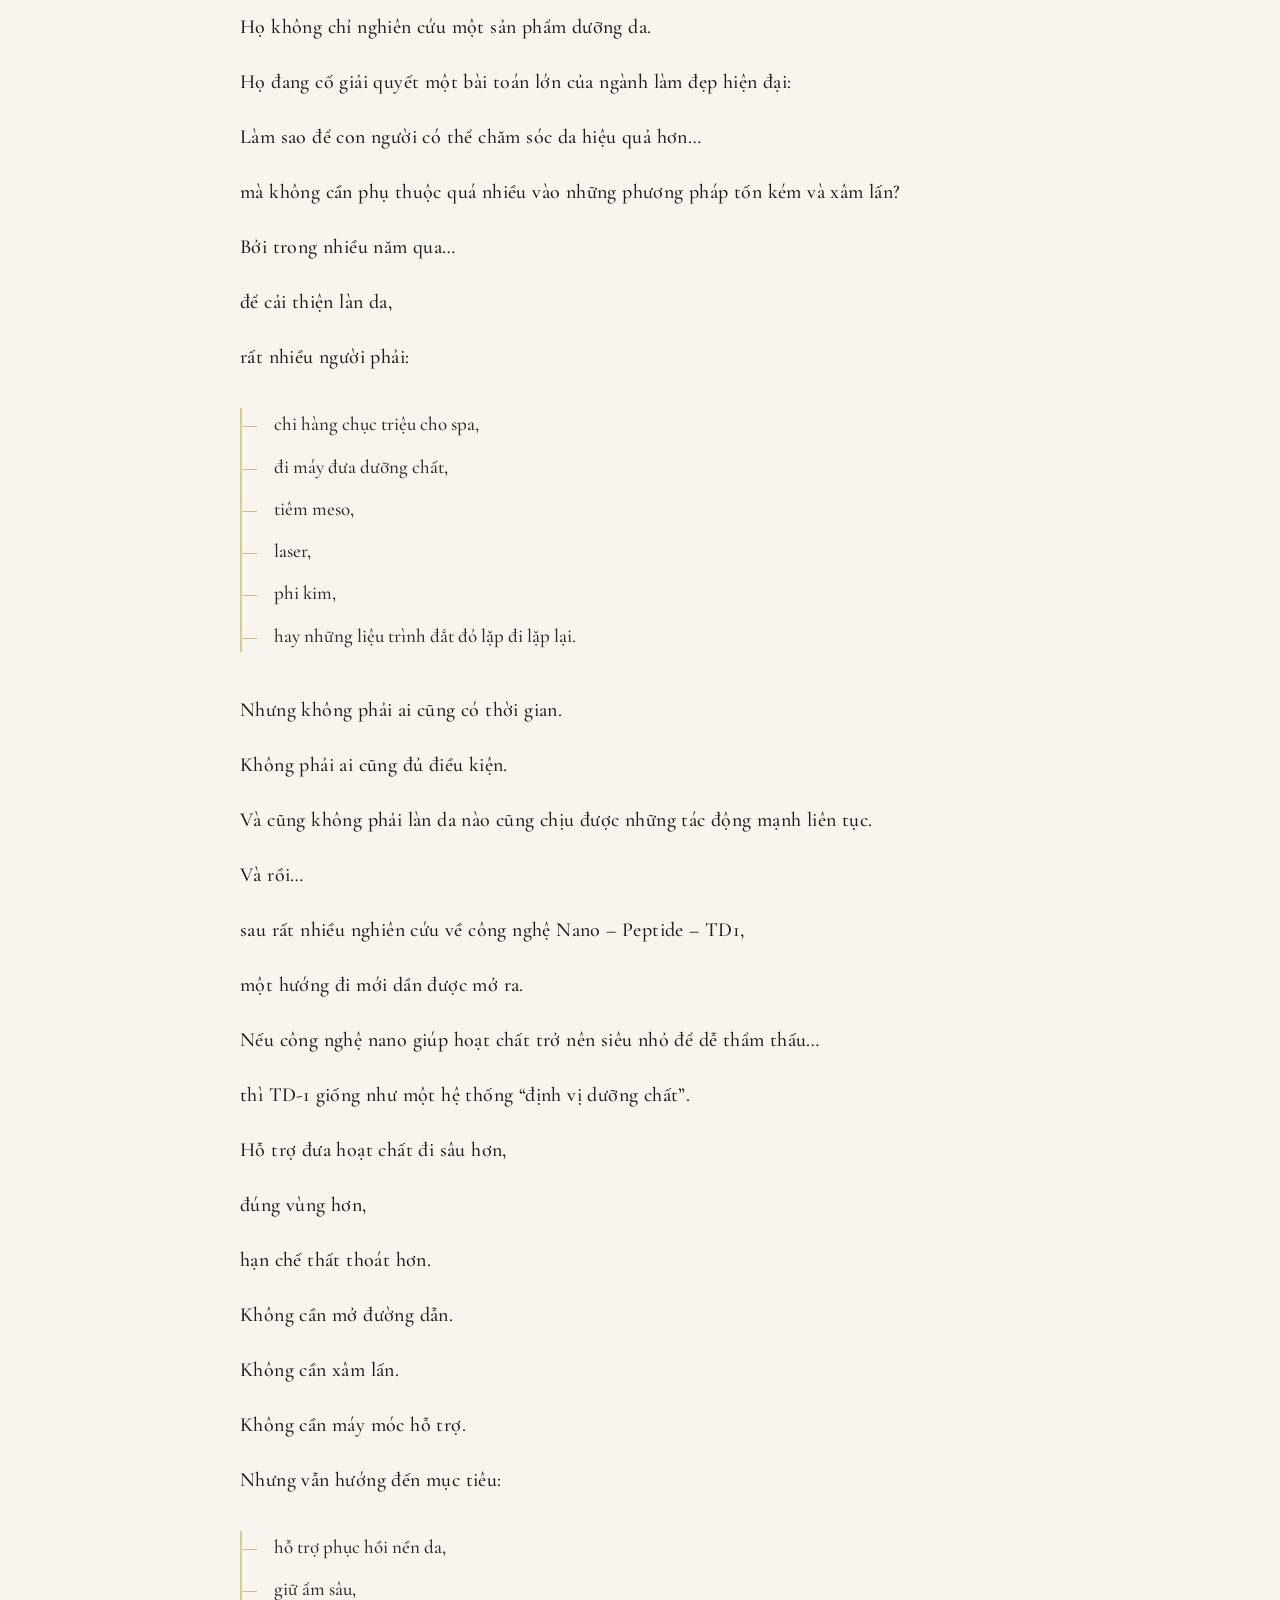
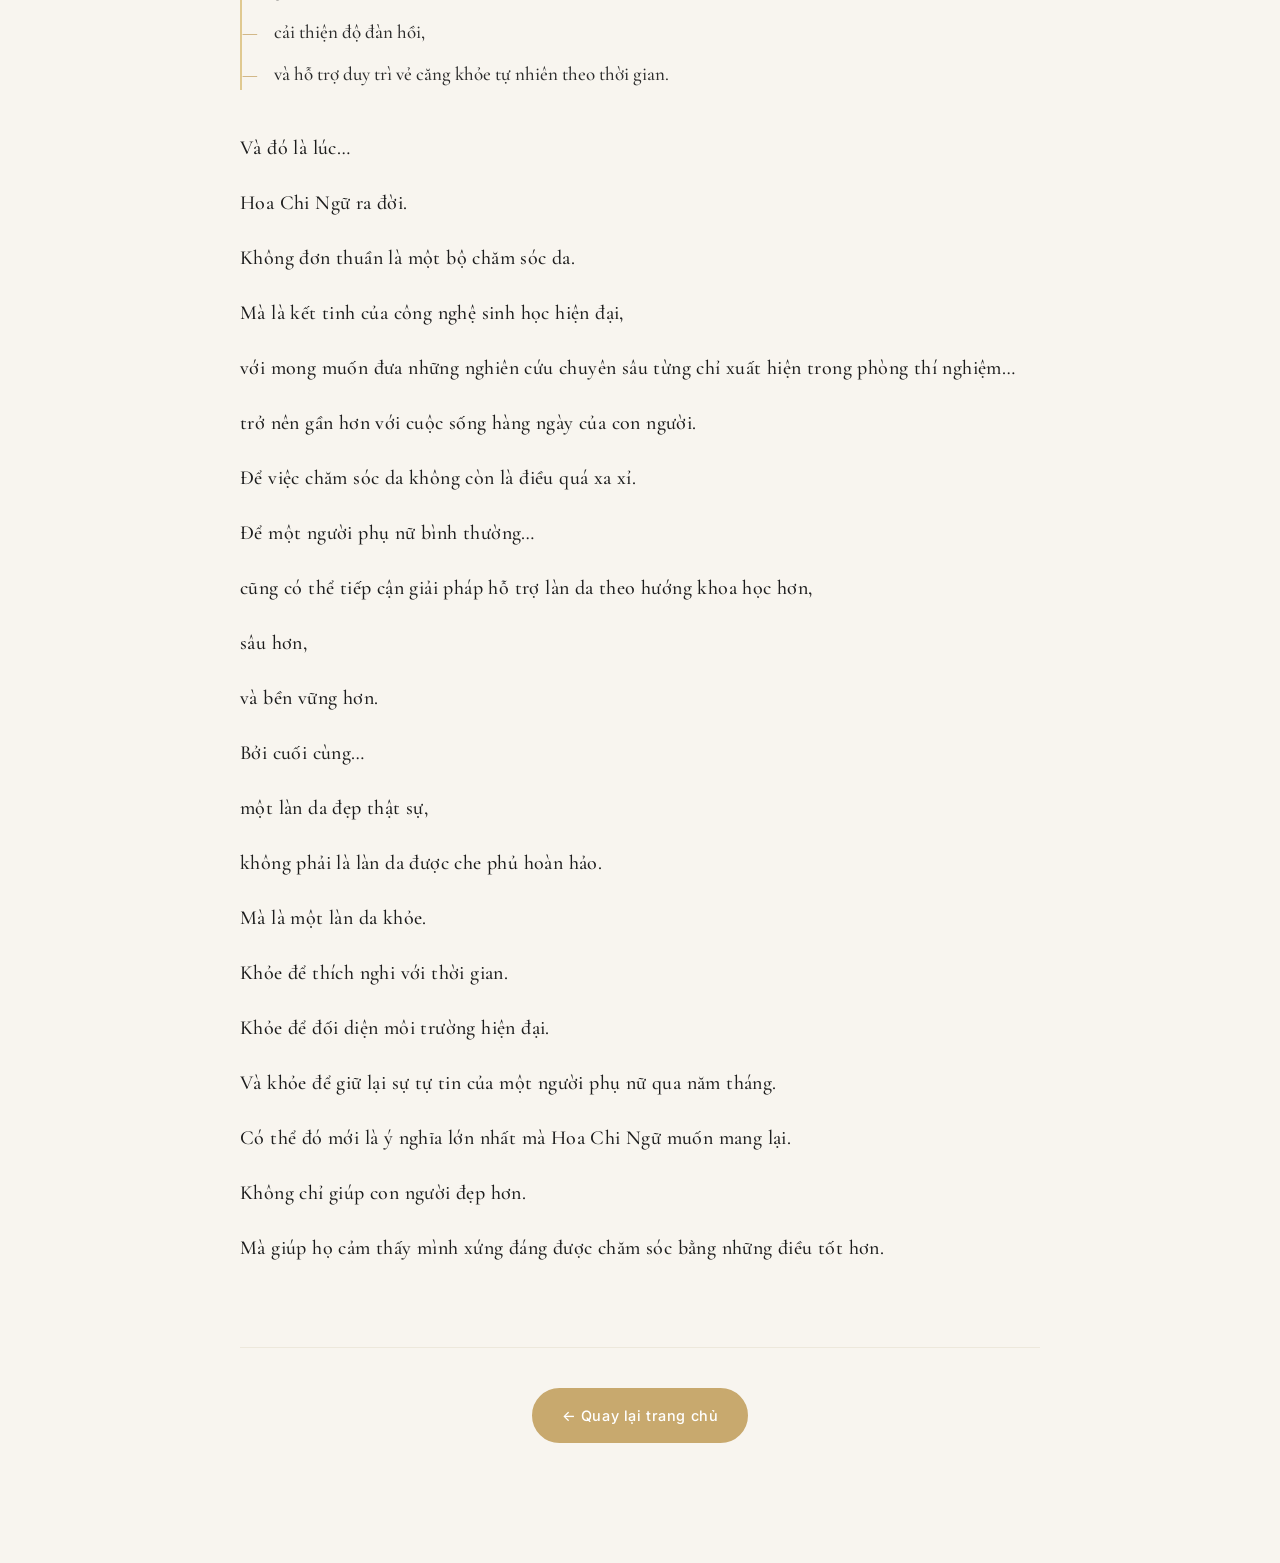
<file: cauchuyenhcn.html>
<!DOCTYPE html>
<html lang="vi">

<head>
    <meta charset="UTF-8" />
    <meta name="viewport" content="width=device-width, initial-scale=1.0" />

    <title>Câu Chuyện Hoa Chi Ngữ</title>

    <link rel="preconnect" href="https://fonts.googleapis.com" />
    <link rel="preconnect" href="https://fonts.gstatic.com" crossorigin />

    <link
        href="https://fonts.googleapis.com/css2?family=Cormorant+Garamond:wght@400;500;600&family=Inter:wght@300;400;500&display=swap"
        rel="stylesheet" />

    <link rel="stylesheet" href="css/style.css" />

</head>

<body class="story-page">

    <section class="story-hero">
        <div class="story-hero__overlay"></div>

        <div class="container story-hero__content">
            <p class="eyebrow" style="letter-spacing: 0.15em; font-weight: 500;">CÂU CHUYỆN HOA CHI NGỮ</p>
            <h1 class="story-hero__title" style="font-weight: 400; letter-spacing: 0.02em;">
                Khi Chăm Sóc Da<br>
                Trở Thành Nghệ Thuật Tái Sinh
            </h1>
            <p class="story-hero__sub" style="font-size: 20px; font-weight: 300; opacity: 0.95;">
                Hành trình phục hồi làn da — cũng là hành trình yêu lại chính mình
            </p>
        </div>
    </section>

    <section class="story-content">
        <div class="container story-container">

            <p>Có một nghịch lý đang xảy ra trong ngành chăm sóc da hiện đại…</p>
            <p>Con người ngày càng có nhiều mỹ phẩm hơn.</p>
            <p>Nhưng làn da lại ngày càng yếu đi.</p>
            <p>Chúng ta sống trong thời đại mà chỉ cần vài cú chạm là có thể mua được hàng ngàn sản phẩm dưỡng da.</p>
            <p>Serum.</p>
            <p>Kem dưỡng.</p>
            <p>Treatment cao cấp.</p>
            <p>Liệu trình trẻ hóa.</p>
            <p>Nhưng phía sau thị trường trị giá hàng tỷ đô ấy…</p>
            <p>là rất nhiều người vẫn đang loay hoay với:</p>
            <p>da yếu,</p>
            <p>da nhạy cảm,</p>
            <p>da mất nước,</p>
            <p>da lão hóa sớm,</p>
            <p>và cảm giác càng chăm da… càng phụ thuộc vào mỹ phẩm.</p>
            <p>Bởi vì phần lớn các giải pháp hiện nay chỉ đang xử lý trên bề mặt.</p>
            <p>Trong khi vấn đề thật sự nằm ở nền da bên dưới.</p>
            <p>Các nhà khoa học nhận ra rằng:</p>
            <p>Một hoạt chất tốt…</p>
            <p>không đồng nghĩa với việc làn da thật sự nhận được nó.</p>
            <p>Rất nhiều dưỡng chất khi thoa lên da:</p>
            <ul class="story-list">
                <li>bị thất thoát,</li>
                <li>không đi đủ sâu,</li>
                <li>hoặc không đến đúng vùng da đang tổn thương.</li>
            </ul>
            <p>Đó là lý do ngành công nghệ sinh học bắt đầu bước vào một hướng nghiên cứu hoàn toàn mới:</p>
            <p>Không phải:</p>
            <blockquote class="story-quote">“Làm sao để tạo ra mỹ phẩm mạnh hơn?”</blockquote>
            <p>Mà là:</p>
            <blockquote class="story-quote">“Làm sao để làn da hấp thụ dưỡng chất hiệu quả hơn?”</blockquote>
            <p>Từ định hướng đó…</p>
            <p>một phòng thí nghiệm sinh học nano trực thuộc Trường Khoa học Sự sống – Đại học Khoa học và Công nghệ
                Trung Quốc đã bắt đầu hành trình nghiên cứu chuyên sâu về:</p>
            <p>công nghệ nano,</p>
            <p>peptide sinh học,</p>
            <p>và hệ dẫn truyền hoạt chất thế hệ mới.</p>
            <p>Đội ngũ nghiên cứu được dẫn dắt bởi Giáo sư Wen Longping —</p>
            <p>một nhà khoa học thuộc Chương trình 973 Quốc gia và được giới thiệu thông qua “Chương trình Trăm Nhân
                Tài” của Viện Hàn lâm Khoa học Trung Quốc.</p>
            <p>Họ không chỉ nghiên cứu một sản phẩm dưỡng da.</p>
            <p>Họ đang cố giải quyết một bài toán lớn của ngành làm đẹp hiện đại:</p>
            <p>Làm sao để con người có thể chăm sóc da hiệu quả hơn…</p>
            <p>mà không cần phụ thuộc quá nhiều vào những phương pháp tốn kém và xâm lấn?</p>
            <p>Bởi trong nhiều năm qua…</p>
            <p>để cải thiện làn da,</p>
            <p>rất nhiều người phải:</p>
            <ul class="story-list">
                <li>chi hàng chục triệu cho spa,</li>
                <li>đi máy đưa dưỡng chất,</li>
                <li>tiêm meso,</li>
                <li>laser,</li>
                <li>phi kim,</li>
                <li>hay những liệu trình đắt đỏ lặp đi lặp lại.</li>
            </ul>
            <p>Nhưng không phải ai cũng có thời gian.</p>
            <p>Không phải ai cũng đủ điều kiện.</p>
            <p>Và cũng không phải làn da nào cũng chịu được những tác động mạnh liên tục.</p>
            <p>Và rồi…</p>
            <p>sau rất nhiều nghiên cứu về công nghệ Nano – Peptide – TD1,</p>
            <p>một hướng đi mới dần được mở ra.</p>
            <p>Nếu công nghệ nano giúp hoạt chất trở nên siêu nhỏ để dễ thẩm thấu…</p>
            <p>thì TD-1 giống như một hệ thống “định vị dưỡng chất”.</p>
            <p>Hỗ trợ đưa hoạt chất đi sâu hơn,</p>
            <p>đúng vùng hơn,</p>
            <p>hạn chế thất thoát hơn.</p>
            <p>Không cần mở đường dẫn.</p>
            <p>Không cần xâm lấn.</p>
            <p>Không cần máy móc hỗ trợ.</p>
            <p>Nhưng vẫn hướng đến mục tiêu:</p>
            <ul class="story-list">
                <li>hỗ trợ phục hồi nền da,</li>
                <li>giữ ẩm sâu,</li>
                <li>cải thiện độ đàn hồi,</li>
                <li>và hỗ trợ duy trì vẻ căng khỏe tự nhiên theo thời gian.</li>
            </ul>
            <p>Và đó là lúc…</p>
            <p>Hoa Chi Ngữ ra đời.</p>
            <p>Không đơn thuần là một bộ chăm sóc da.</p>
            <p>Mà là kết tinh của công nghệ sinh học hiện đại,</p>
            <p>với mong muốn đưa những nghiên cứu chuyên sâu từng chỉ xuất hiện trong phòng thí nghiệm…</p>
            <p>trở nên gần hơn với cuộc sống hàng ngày của con người.</p>
            <p>Để việc chăm sóc da không còn là điều quá xa xỉ.</p>
            <p>Để một người phụ nữ bình thường…</p>
            <p>cũng có thể tiếp cận giải pháp hỗ trợ làn da theo hướng khoa học hơn,</p>
            <p>sâu hơn,</p>
            <p>và bền vững hơn.</p>
            <p>Bởi cuối cùng…</p>
            <p>một làn da đẹp thật sự,</p>
            <p>không phải là làn da được che phủ hoàn hảo.</p>
            <p>Mà là một làn da khỏe.</p>
            <p>Khỏe để thích nghi với thời gian.</p>
            <p>Khỏe để đối diện môi trường hiện đại.</p>
            <p>Và khỏe để giữ lại sự tự tin của một người phụ nữ qua năm tháng.</p>
            <p>Có thể đó mới là ý nghĩa lớn nhất mà Hoa Chi Ngữ muốn mang lại.</p>
            <p>Không chỉ giúp con người đẹp hơn.</p>
            <p>Mà giúp họ cảm thấy mình xứng đáng được chăm sóc bằng những điều tốt hơn.</p>

            <div class="story-back">
                <a href="index.html" class="btn btn--primary">
                    ← Quay lại trang chủ
                </a>
            </div>

        </div>

    </section>

</body>

</html>
</file>
<file: css/style.css>
/* ================================================================ */
/* DESIGN TOKENS                                                     */
/* ================================================================ */
:root {
  /* Colors */
  --cream: #FAF8F4;
  --cream-mid: #F3F0E9;
  --cream-dark: #EDE8DC;
  --gold: #C8A96E;
  --gold-light: #E0C990;
  --gold-dark: #9E7B40;
  --dark: #1C1C1C;
  --dark-mid: #2C2C2C;
  --text: #3A3530;
  --text-mid: #5A5248;
  --text-light: #8A7E74;
  --blue-prod: #1B3A6B;
  --orange-prod: #C2642A;
  --teal-prod: #2A6B68;
  --white: #FFFFFF;

  /* Typography */
  --font-serif: 'Cormorant Garamond', Georgia, serif;
  --font-sans: 'Inter', system-ui, sans-serif;

  /* Spacing */
  --sp-1: 0.5rem;
  --sp-2: 1rem;
  --sp-3: 1.5rem;
  --sp-4: 2rem;
  --sp-5: 3rem;
  --sp-6: 4rem;
  --sp-8: 6rem;

  /* Radius */
  --r-sm: 6px;
  --r-md: 12px;
  --r-lg: 20px;
  --r-xl: 28px;
  --r-full: 999px;

  /* Shadow */
  --shadow-sm: 0 2px 10px rgba(0, 0, 0, .06);
  --shadow-md: 0 6px 24px rgba(0, 0, 0, .09);
  --shadow-lg: 0 12px 40px rgba(0, 0, 0, .12);
}

/* ================================================================ */
/* RESET & BASE                                                      */
/* ================================================================ */
*,
*::before,
*::after {
  box-sizing: border-box;
  margin: 0;
  padding: 0;
}

html {
  scroll-behavior: smooth;
  font-size: 16px;
}

body {
  font-family: var(--font-sans);
  background: var(--cream);
  color: var(--text);
  line-height: 1.65;
  -webkit-font-smoothing: antialiased;
}

img {
  display: block;
  max-width: 100%;
  height: auto;
}

a {
  text-decoration: none;
  color: inherit;
}

ul,
ol {
  list-style: none;
}

.container {
  width: 92%;
  max-width: 1080px;
  margin-inline: auto;
}

.text-center {
  text-align: center;
}

/* ================================================================ */
/* TYPOGRAPHY HELPERS                                               */
/* ================================================================ */
.eyebrow {
  font-family: var(--font-sans);
  font-size: .75rem;
  font-weight: 500;
  letter-spacing: .18em;
  text-transform: uppercase;
  color: var(--gold-dark);
  margin-bottom: var(--sp-2);
}

.section__title {
  font-family: var(--font-serif);
  font-size: clamp(2rem, 6vw, 3rem);
  font-weight: 500;
  line-height: 1.2;
  color: var(--dark);
  margin-bottom: var(--sp-2);
}

.section__title em {
  font-style: italic;
  color: var(--gold-dark);
}

.section__lead {
  font-size: 1.05rem;
  color: var(--text-mid);
  max-width: 520px;
  margin-inline: auto;
  margin-bottom: var(--sp-5);
}

/* ================================================================ */
/* BUTTONS                                                          */
/* ================================================================ */
.btn {
  display: inline-flex;
  align-items: center;
  justify-content: center;
  gap: .4rem;
  padding: .85rem 1.75rem;
  border-radius: var(--r-full);
  font-family: var(--font-sans);
  font-size: .9rem;
  font-weight: 500;
  letter-spacing: .04em;
  cursor: pointer;
  border: 2px solid transparent;
  transition: background .2s, color .2s, border-color .2s, transform .15s;
}

.btn:active {
  transform: scale(.97);
}

.btn--primary {
  background: var(--gold);
  color: var(--white);
  border-color: var(--gold);
}

.btn--primary:hover {
  background: var(--gold-dark);
  border-color: var(--gold-dark);
}

.btn--outline {
  background: transparent;
  color: var(--text);
  border-color: var(--text-light);
}

.btn--outline:hover {
  border-color: var(--gold);
  color: var(--gold-dark);
}

.btn--ghost {
  background: transparent;
  color: var(--dark);
  border-color: var(--gold-light);
}

.btn--ghost:hover {
  background: var(--gold);
  color: var(--white);
  border-color: var(--gold);
}

.btn--fb {
  background: #1877F2;
  color: var(--white);
  border-color: #1877F2;
}

.btn--fb:hover {
  background: #1260c8;
  border-color: #1260c8;
}

.btn--sm {
  padding: .55rem 1.2rem;
  font-size: .82rem;
}

.btn--lg {
  padding: 1rem 2.2rem;
  font-size: 1rem;
}

/* ================================================================ */
/* NAVIGATION                                                       */
/* ================================================================ */
.nav {
  position: fixed;
  top: 0;
  left: 0;
  width: 100%;
  background: rgba(250, 248, 244, .92);
  backdrop-filter: blur(12px);
  -webkit-backdrop-filter: blur(12px);
  border-bottom: 1px solid rgba(200, 169, 110, .15);
  z-index: 900;
  padding: .9rem 0;
  transition: padding .25s;
}

.nav.scrolled {
  padding: .65rem 0;
  box-shadow: var(--shadow-sm);
}

.nav__inner {
  display: flex;
  align-items: center;
  justify-content: space-between;
}

.nav__logo {
  font-family: var(--font-serif);
  font-size: 1.45rem;
  font-weight: 600;
  color: var(--gold-dark);
  letter-spacing: .08em;
}

/* ================================================================ */
/* HERO                                                             */
/* ================================================================ */
.hero {
  position: relative;
  min-height: 100svh;
  display: flex;
  align-items: flex-end;
  padding-top: 70px;
  overflow: hidden;
}

.hero__media {
  position: absolute;
  inset: 0;
}

.hero__img {
  width: 100%;
  height: 100%;
  object-fit: cover;
  object-position: center top;
}

.hero__overlay {
  position: absolute;
  inset: 0;
  background: linear-gradient(to top,
      rgba(26, 20, 12, .78) 0%,
      rgba(26, 20, 12, .45) 40%,
      rgba(26, 20, 12, .1) 75%,
      transparent 100%);
}

.hero__content {
  position: relative;
  z-index: 2;
  padding-bottom: var(--sp-8);
  padding-top: var(--sp-6);
}

.hero .eyebrow {
  color: var(--gold-light);
}

.hero__title {
  font-family: var(--font-serif);
  font-size: clamp(2.6rem, 9vw, 5rem);
  font-weight: 500;
  line-height: 1.1;
  color: var(--white);
  margin-bottom: var(--sp-3);
}

.hero__title em {
  font-style: italic;
  color: var(--gold-light);
}

.hero__sub {
  font-size: .9rem;
  color: rgba(255, 255, 255, .75);
  letter-spacing: .06em;
  margin-bottom: var(--sp-4);
}

.hero__ctas {
  display: flex;
  flex-wrap: wrap;
  gap: var(--sp-2);
}

.hero__ctas .btn--outline {
  color: rgba(255, 255, 255, .9);
  border-color: rgba(255, 255, 255, .4);
}

.hero__ctas .btn--outline:hover {
  color: var(--gold-light);
  border-color: var(--gold-light);
}

/* ================================================================ */
/* SECTIONS                                                         */
/* ================================================================ */
.section {
  padding: var(--sp-8) 0;
}

.section--cream {
  background: var(--cream-mid);
}

.section--dark {
  background: var(--dark);
}

.section--dark .section__title {
  color: var(--white);
}

.section--dark .section__lead {
  color: rgba(255, 255, 255, .65);
}

/* ================================================================ */
/* 2. PROBLEM                                                       */
/* ================================================================ */
.problem-grid {
  display: grid;
  grid-template-columns: 1fr 1fr;
  gap: var(--sp-2);
  margin-bottom: var(--sp-5);
}

.problem-card {
  background: var(--white);
  border-radius: var(--r-md);
  padding: var(--sp-3);
  border: 1px solid var(--cream-dark);
  transition: box-shadow .2s;
}

.problem-card:hover {
  box-shadow: var(--shadow-md);
}

.problem-card__icon {
  font-size: 1.8rem;
  margin-bottom: var(--sp-1);
}

.problem-card__label {
  font-family: var(--font-serif);
  font-size: 1.05rem;
  font-weight: 600;
  color: var(--dark);
  margin-bottom: .35rem;
}

.problem-card__desc {
  font-size: .82rem;
  color: var(--text-mid);
  line-height: 1.5;
}

.callout {
  font-family: var(--font-serif);
  font-size: 1.2rem;
  color: var(--text);
  line-height: 1.7;
  max-width: 540px;
  margin-inline: auto;
  padding: var(--sp-3) var(--sp-4);
  border-left: 3px solid var(--gold);
  background: var(--white);
  border-radius: 0 var(--r-md) var(--r-md) 0;
  text-align: left;
}

.callout strong {
  color: var(--gold-dark);
}

/* ================================================================ */
/* 3. SOLUTION                                                      */
/* ================================================================ */
.solution-split {
  display: flex;
  flex-direction: column;
  gap: var(--sp-4);
  margin-bottom: var(--sp-6);
}

.solution-split__visual {
  border-radius: var(--r-xl);
  overflow: hidden;
  box-shadow: var(--shadow-lg);
  max-height: 380px;
}

.solution-split__visual img {
  width: 100%;
  height: 100%;
  object-fit: cover;
}

.solution-split__intro {
  font-size: 1.05rem;
  color: var(--text);
  margin-bottom: var(--sp-3);
  line-height: 1.7;
}

.solution-split__intro strong {
  color: var(--gold-dark);
}

.check-list {
  display: flex;
  flex-direction: column;
  gap: .75rem;
  margin-bottom: var(--sp-4);
}

.check-list li {
  position: relative;
  padding-left: 1.6rem;
  font-size: .95rem;
  color: var(--text);
}

.check-list li::before {
  content: '✦';
  position: absolute;
  left: 0;
  color: var(--gold);
  font-size: .75rem;
  top: .15rem;
}

/* Product trio cards */
.product-trio {
  display: flex;
  flex-direction: column;
  gap: var(--sp-3);
}

.product-card {
  display: flex;
  align-items: stretch;
  background: var(--white);
  border-radius: var(--r-lg);
  overflow: hidden;
  box-shadow: var(--shadow-sm);
  border: 1px solid var(--cream-dark);
  transition: box-shadow .2s, transform .2s;
}

.product-card:hover {
  box-shadow: var(--shadow-md);
  transform: translateY(-2px);
}

.product-card__img {
  width: 38%;
  flex-shrink: 0;
  overflow: hidden;
}

.product-card__img img {
  width: 100%;
  height: 100%;
  object-fit: cover;
}

.product-card__body {
  padding: var(--sp-3);
  flex: 1;
}

.product-badge {
  display: inline-block;
  font-size: .72rem;
  font-weight: 600;
  letter-spacing: .1em;
  text-transform: uppercase;
  padding: .25rem .8rem;
  border-radius: var(--r-full);
  margin-bottom: .75rem;
  color: var(--white);
}

.product-badge--blue {
  background: var(--blue-prod);
}

.product-badge--orange {
  background: var(--orange-prod);
}

.product-badge--teal {
  background: var(--teal-prod);
}

.product-card__body h3 {
  font-family: var(--font-serif);
  font-size: 1.05rem;
  font-weight: 600;
  color: var(--dark);
  line-height: 1.3;
  margin-bottom: .5rem;
}

.product-card__body p {
  font-size: .82rem;
  color: var(--text-mid);
  line-height: 1.5;
}

/* ================================================================ */
/* 4. TECHNOLOGY                                                    */
/* ================================================================ */
.tech-visual {
  border-radius: var(--r-xl);
  overflow: hidden;
  margin-bottom: var(--sp-5);
  max-height: 260px;
}

.tech-visual__img {
  width: 100%;
  height: 100%;
  object-fit: cover;
  opacity: .85;
}

.tech-grid {
  display: grid;
  grid-template-columns: 1fr 1fr;
  gap: var(--sp-2);
  margin-bottom: var(--sp-5);
}

.tech-card {
  background: rgba(255, 255, 255, .05);
  border: 1px solid rgba(200, 169, 110, .2);
  border-radius: var(--r-md);
  padding: var(--sp-3);
  transition: background .2s;
}

.tech-card:hover {
  background: rgba(200, 169, 110, .08);
}

.tech-card__num {
  font-family: var(--font-serif);
  font-size: 2rem;
  font-weight: 400;
  color: var(--gold);
  line-height: 1;
  margin-bottom: .5rem;
}

.tech-card h4 {
  font-family: var(--font-serif);
  font-size: 1rem;
  font-weight: 600;
  color: var(--white);
  margin-bottom: .4rem;
}

.tech-card p {
  font-size: .8rem;
  color: rgba(255, 255, 255, .6);
  line-height: 1.55;
}

.science-quote {
  font-family: var(--font-serif);
  font-size: 1.35rem;
  font-style: italic;
  color: var(--gold-light);
  text-align: center;
  line-height: 1.6;
  max-width: 480px;
  margin-inline: auto;
  padding: var(--sp-4);
  border-top: 1px solid rgba(200, 169, 110, .2);
}

/* ================================================================ */
/* 5. BEFORE AFTER                                                  */
/* ================================================================ */
.ba-grid {
  display: flex;
  flex-direction: column;
  gap: var(--sp-3);
}

.ba-card {
  background: var(--white);
  border-radius: var(--r-lg);
  overflow: hidden;
  box-shadow: var(--shadow-sm);
  border: 1px solid var(--cream-dark);
}

.ba-card__img-wrap {
  overflow: hidden;
  max-height: 280px;
}

.ba-card__img-wrap img {
  width: 100%;
  height: 100%;
  object-fit: cover;
  object-position: center top;
}

.ba-card__label {
  padding: var(--sp-2) var(--sp-3);
  display: flex;
  align-items: center;
  gap: var(--sp-2);
}

.ba-tag {
  display: inline-block;
  background: var(--gold);
  color: var(--white);
  font-size: .72rem;
  font-weight: 600;
  letter-spacing: .1em;
  text-transform: uppercase;
  padding: .2rem .75rem;
  border-radius: var(--r-full);
  white-space: nowrap;
}

.ba-card__label p {
  font-size: .88rem;
  color: var(--text-mid);
}

.ba-card__label strong {
  color: var(--dark);
}

/* ================================================================ */
/* 6. TESTIMONIALS                                                  */
/* ================================================================ */
.testi-list {
  display: flex;
  flex-direction: column;
  gap: var(--sp-3);
}

.testi-card {
  background: var(--white);
  border: 1px solid var(--cream-dark);
  border-radius: var(--r-lg);
  padding: var(--sp-4);
  box-shadow: var(--shadow-sm);
}

.testi-card__stars {
  color: var(--gold);
  font-size: 1rem;
  letter-spacing: .1em;
  margin-bottom: var(--sp-2);
}

.testi-card__quote {
  font-family: var(--font-serif);
  font-size: 1.05rem;
  font-style: italic;
  color: var(--text);
  line-height: 1.7;
  margin-bottom: var(--sp-3);
}

.testi-card__author {
  display: flex;
  align-items: center;
  gap: var(--sp-2);
}

.testi-card__avatar {
  width: 40px;
  height: 40px;
  border-radius: 50%;
  background: var(--gold);
  color: var(--white);
  font-family: var(--font-serif);
  font-size: 1.2rem;
  font-weight: 600;
  display: flex;
  align-items: center;
  justify-content: center;
  flex-shrink: 0;
}

.testi-card__name {
  font-weight: 500;
  font-size: .9rem;
  color: var(--dark);
}

.testi-card__meta {
  font-size: .78rem;
  color: var(--text-light);
}

/* ================================================================ */
/* 7. HOW TO                                                        */
/* ================================================================ */
.steps {
  display: flex;
  flex-direction: column;
  gap: 0;
  margin-bottom: var(--sp-5);
}

.step {
  display: flex;
  align-items: flex-start;
  gap: var(--sp-3);
  background: var(--white);
  border: 1px solid var(--cream-dark);
  border-radius: var(--r-lg);
  padding: var(--sp-3) var(--sp-3);
  box-shadow: var(--shadow-sm);
}

.step__connector {
  width: 2px;
  height: 1.5rem;
  background: linear-gradient(to bottom, var(--gold-light), var(--cream-dark));
  margin-left: calc(1.6rem + var(--sp-3) / 2);
}

.step__num {
  font-family: var(--font-serif);
  font-size: 2rem;
  font-weight: 400;
  color: var(--gold);
  line-height: 1;
  min-width: 3.2rem;
  flex-shrink: 0;
  padding-top: .1rem;
}

.step__body h4 {
  font-family: var(--font-serif);
  font-size: 1.1rem;
  font-weight: 600;
  color: var(--dark);
  margin-bottom: .35rem;
}

.step__body p {
  font-size: .85rem;
  color: var(--text-mid);
  line-height: 1.55;
}

.howto-notes {
  display: grid;
  grid-template-columns: 1fr 1fr;
  gap: var(--sp-2);
}

.howto-note {
  background: var(--white);
  border: 1px solid var(--cream-dark);
  border-radius: var(--r-md);
  padding: var(--sp-2) var(--sp-3);
  display: flex;
  align-items: center;
  gap: var(--sp-2);
}

.howto-note__icon {
  font-size: 1.4rem;
  flex-shrink: 0;
}

.howto-note p {
  font-size: .82rem;
  color: var(--text-mid);
  line-height: 1.4;
}

.howto-note strong {
  color: var(--dark);
}

/* ================================================================ */
/* 8. CTA                                                           */
/* ================================================================ */
.cta-section {
  background: linear-gradient(135deg, var(--cream) 0%, var(--cream-mid) 100%);
}

.cta-box {
  background: var(--white);
  border-radius: var(--r-xl);
  padding: var(--sp-6) var(--sp-4);
  text-align: center;
  box-shadow: var(--shadow-lg);
  border: 1px solid var(--cream-dark);
  position: relative;
  overflow: hidden;
}

.cta-box::before {
  content: '';
  position: absolute;
  top: 0;
  left: 0;
  right: 0;
  height: 3px;
  background: linear-gradient(90deg, var(--gold-light), var(--gold), var(--gold-dark));
}

.cta-box__title {
  font-family: var(--font-serif);
  font-size: clamp(2rem, 7vw, 3rem);
  font-weight: 500;
  line-height: 1.2;
  color: var(--dark);
  margin-bottom: var(--sp-2);
}

.cta-box__title em {
  font-style: italic;
  color: var(--gold-dark);
}

.cta-box__sub {
  font-size: 1rem;
  color: var(--text-mid);
  max-width: 420px;
  margin-inline: auto;
  margin-bottom: var(--sp-4);
}

.cta-box__actions {
  display: flex;
  flex-direction: column;
  gap: var(--sp-2);
  align-items: center;
  margin-bottom: var(--sp-3);
}

.cta-box__note {
  font-size: .78rem;
  color: var(--text-light);
  letter-spacing: .04em;
}

/* ================================================================ */
/* 9. FOOTER                                                        */
/* ================================================================ */
.footer {
  background: var(--dark-mid);
  padding: var(--sp-6) 0 var(--sp-4);
  text-align: center;
}

.footer__logo {
  font-family: var(--font-serif);
  font-size: 1.8rem;
  font-weight: 600;
  color: var(--gold);
  letter-spacing: .12em;
  margin-bottom: .4rem;
}

.footer__tagline {
  font-size: .8rem;
  color: rgba(255, 255, 255, .5);
  letter-spacing: .1em;
  text-transform: uppercase;
  margin-bottom: var(--sp-4);
}

.footer__pillars {
  display: flex;
  flex-wrap: wrap;
  justify-content: center;
  gap: var(--sp-1);
  margin-bottom: var(--sp-4);
}

.footer__pillar span {
  font-size: .78rem;
  color: rgba(255, 255, 255, .6);
  padding: .35rem .9rem;
  border: 1px solid rgba(255, 255, 255, .12);
  border-radius: var(--r-full);
}

.footer__links {
  margin-bottom: var(--sp-4);
  display: flex;
  align-items: center;
  justify-content: center;
  gap: .75rem;
}

.footer__links a {
  font-size: .85rem;
  color: var(--gold-light);
  transition: color .2s;
}

.footer__links a:hover {
  color: var(--gold);
}

.footer__sep {
  color: rgba(255, 255, 255, .2);
}

.footer__copy {
  font-size: .75rem;
  color: rgba(255, 255, 255, .3);
  border-top: 1px solid rgba(255, 255, 255, .06);
  padding-top: var(--sp-3);
}

/* ================================================================ */
/* DESKTOP OVERRIDES (min-width: 768px)                             */
/* ================================================================ */
@media (min-width: 768px) {

  /* Hero */
  .hero__overlay {
    background: linear-gradient(to right,
        rgba(26, 20, 12, .82) 0%,
        rgba(26, 20, 12, .5) 55%,
        transparent 100%);
  }

  .hero__content {
    padding-bottom: var(--sp-8);
    max-width: 560px;
  }

  /* Problem */
  .problem-grid {
    grid-template-columns: 1fr 1fr;
  }

  /* Solution */
  .solution-split {
    flex-direction: row;
    align-items: center;
    gap: var(--sp-6);
  }

  .solution-split__visual {
    flex: 1;
    max-height: 460px;
    min-height: 360px;
  }

  .solution-split__text {
    flex: 1;
  }

  .product-trio {
    flex-direction: row;
  }

  .product-card {
    flex-direction: column;
  }

  .product-card__img {
    width: 100%;
    height: 220px;
  }

  /* Tech */
  .tech-visual {
    max-height: 340px;
  }

  .tech-grid {
    grid-template-columns: 1fr 1fr;
  }

  /* Before After */
  .ba-grid {
    flex-direction: row;
  }

  .ba-card {
    flex: 1;
  }

  /* Testimonials */
  .testi-list {
    flex-direction: row;
  }

  .testi-card {
    flex: 1;
  }

  /* Steps */
  .steps {
    flex-direction: row;
    gap: 0;
    align-items: flex-start;
  }

  .step {
    flex: 1;
    flex-direction: column;
    align-items: flex-start;
  }

  .step__connector {
    width: 3rem;
    height: 2px;
    background: linear-gradient(to right, var(--gold-light), var(--cream-dark));
    margin: 0;
    align-self: flex-start;
    margin-top: calc(2rem / 2 + .15rem);
    flex-shrink: 0;
  }

  /* How-to notes */
  .howto-notes {
    grid-template-columns: repeat(4, 1fr);
  }

  /* CTA */
  .cta-box {
    padding: var(--sp-8) var(--sp-6);
  }

  .cta-box__actions {
    flex-direction: row;
    justify-content: center;
  }
}

.story-page {
  background: #f8f5ef;
}

.story-hero {
  position: relative;
  min-height: 70vh;
  display: flex;
  align-items: center;
  justify-content: center;
  overflow: hidden;
  background:
    linear-gradient(rgba(0, 0, 0, .45), rgba(0, 0, 0, .45)),
    url('../images/IMG_1547.jpg') center/cover;
}

.story-hero__content {
  position: relative;
  z-index: 2;
  text-align: center;
  color: white;
}

.story-hero__title {
  font-size: 72px;
  line-height: 1.1;
  margin: 24px 0;
}

.story-hero__sub {
  max-width: 700px;
  margin: auto;
  font-size: 22px;
  line-height: 1.8;
  opacity: .9;
}

.story-content {
  padding: 120px 20px;
}

.story-container {
  max-width: 800px;
  margin: auto;
}

.story-container p {
  font-size: 20px;
  font-weight: 500;
  line-height: 1.85;
  margin-bottom: 18px;
  color: var(--dark);
  font-family: var(--font-serif);
  letter-spacing: 0.02em;
}

/* Add an elegant drop cap to the very first paragraph of the story */
.story-container > p:nth-of-type(1)::first-letter {
  float: left;
  font-size: 80px;
  line-height: 60px;
  padding-right: 12px;
  padding-top: 8px;
  color: var(--gold-dark);
  font-family: var(--font-serif);
  font-style: italic;
}

.story-list {
  margin: 32px 0 40px;
  padding-left: 20px;
  border-left: 2px solid var(--gold-light);
}

.story-list li {
  margin-bottom: 10px;
  font-size: 19px;
  font-weight: 500;
  line-height: 1.7;
  color: var(--dark-mid);
  font-family: var(--font-serif);
  position: relative;
  padding-left: 12px;
}

.story-list li::before {
  content: "—";
  position: absolute;
  left: -20px;
  color: var(--gold);
}

.story-quote {
  font-size: 32px;
  line-height: 1.6;
  text-align: center;
  margin: 60px 0;
  padding: 40px;
  color: var(--gold-dark);
  font-family: var(--font-serif);
  font-style: italic;
  position: relative;
  background: var(--white);
  box-shadow: var(--shadow-sm);
  border-radius: var(--r-md);
  border-top: 3px solid var(--gold);
}

.story-quote::before {
  content: "“";
  font-size: 80px;
  position: absolute;
  top: -20px;
  left: 20px;
  color: var(--gold-light);
  opacity: 0.4;
  font-family: Georgia, serif;
}

.story-container strong {
  color: var(--gold-dark);
  font-weight: 600;
}

.story-back {
  text-align: center;
  margin-top: 80px;
  padding-top: 40px;
  border-top: 1px solid var(--cream-dark);
}
</file>
